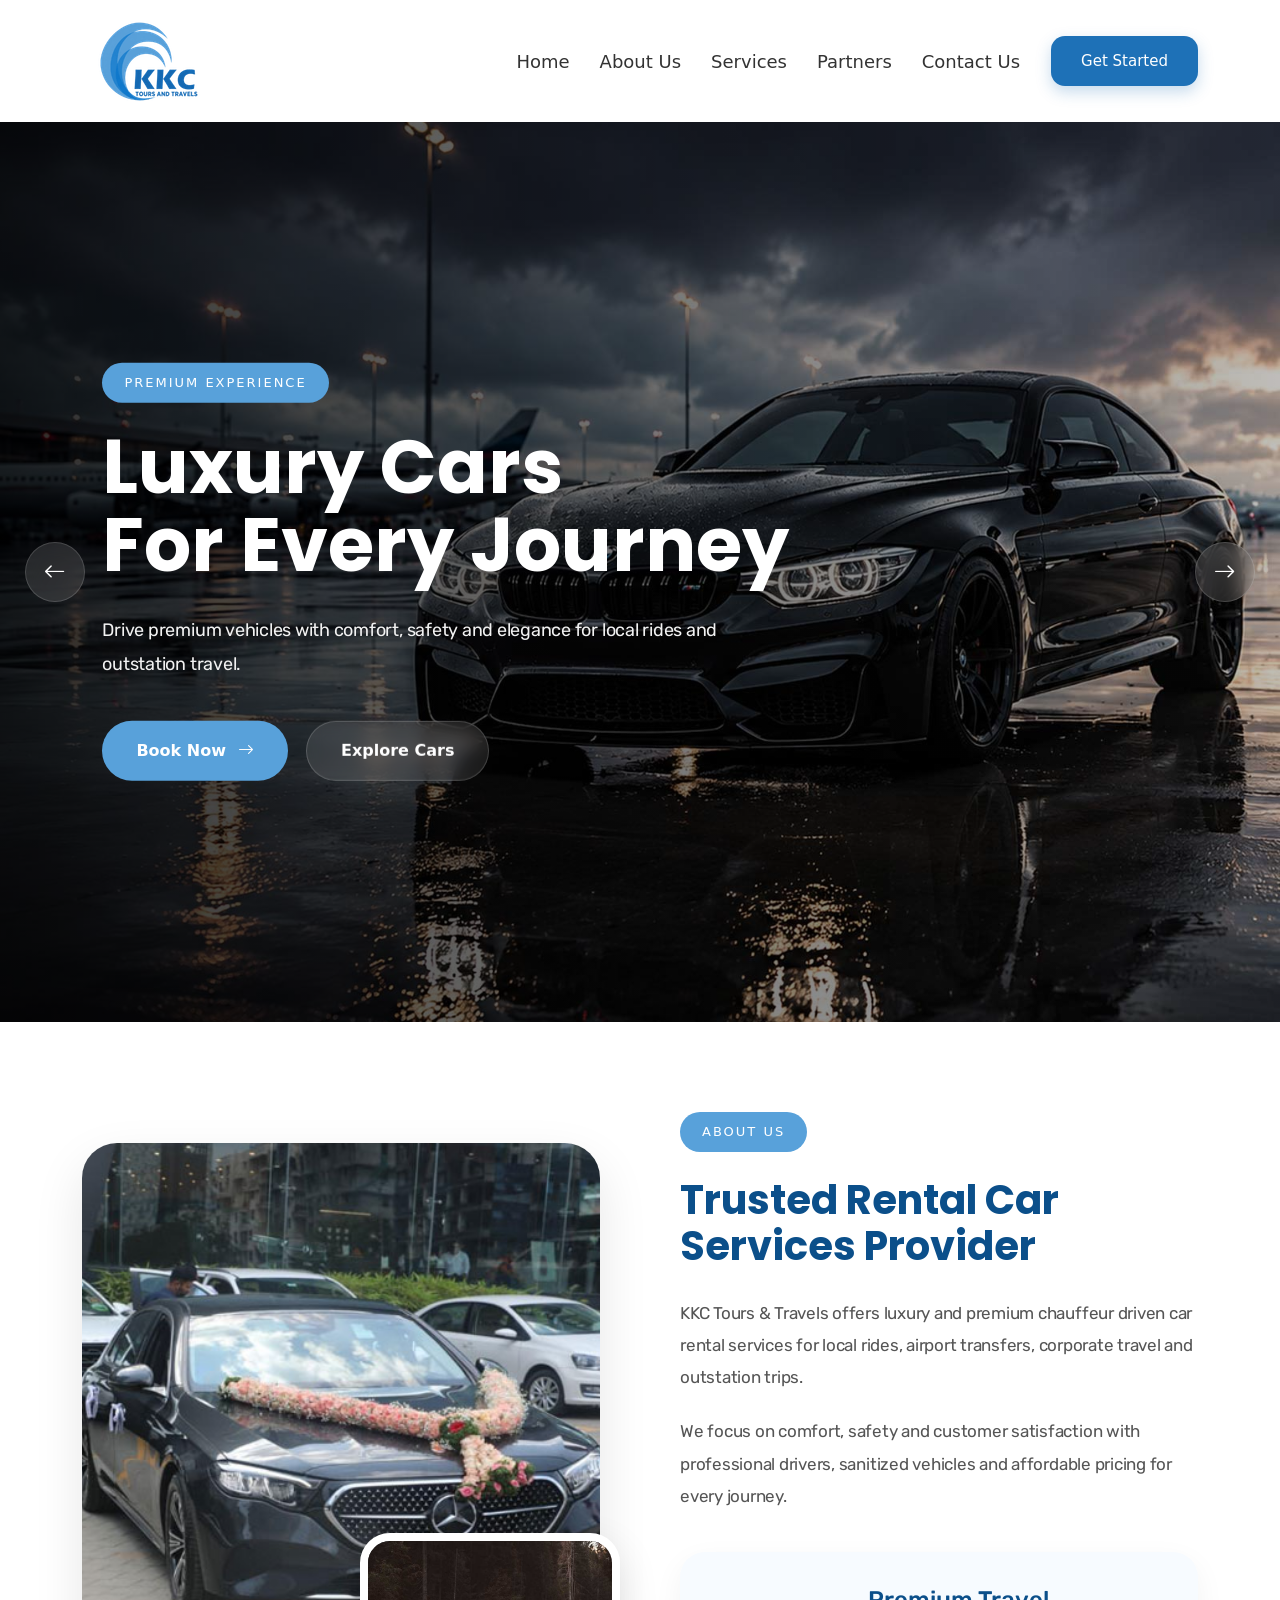
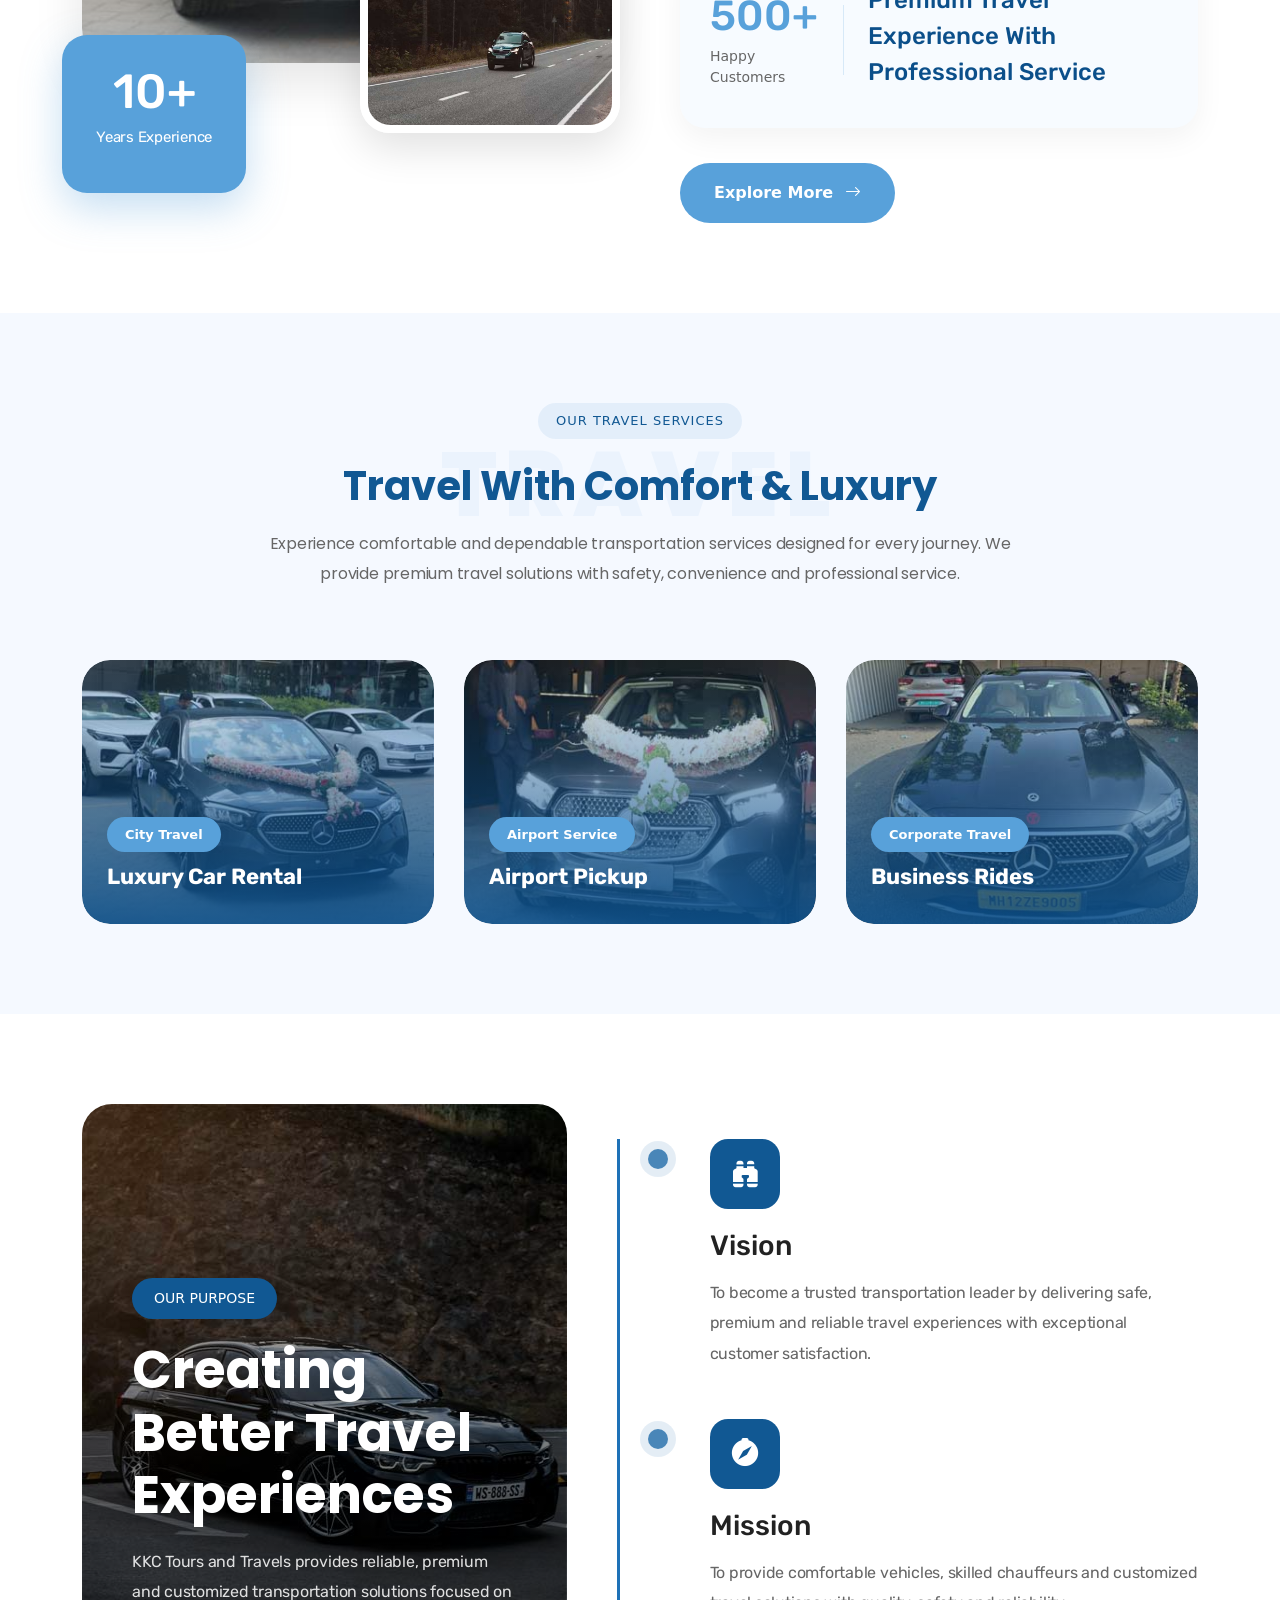
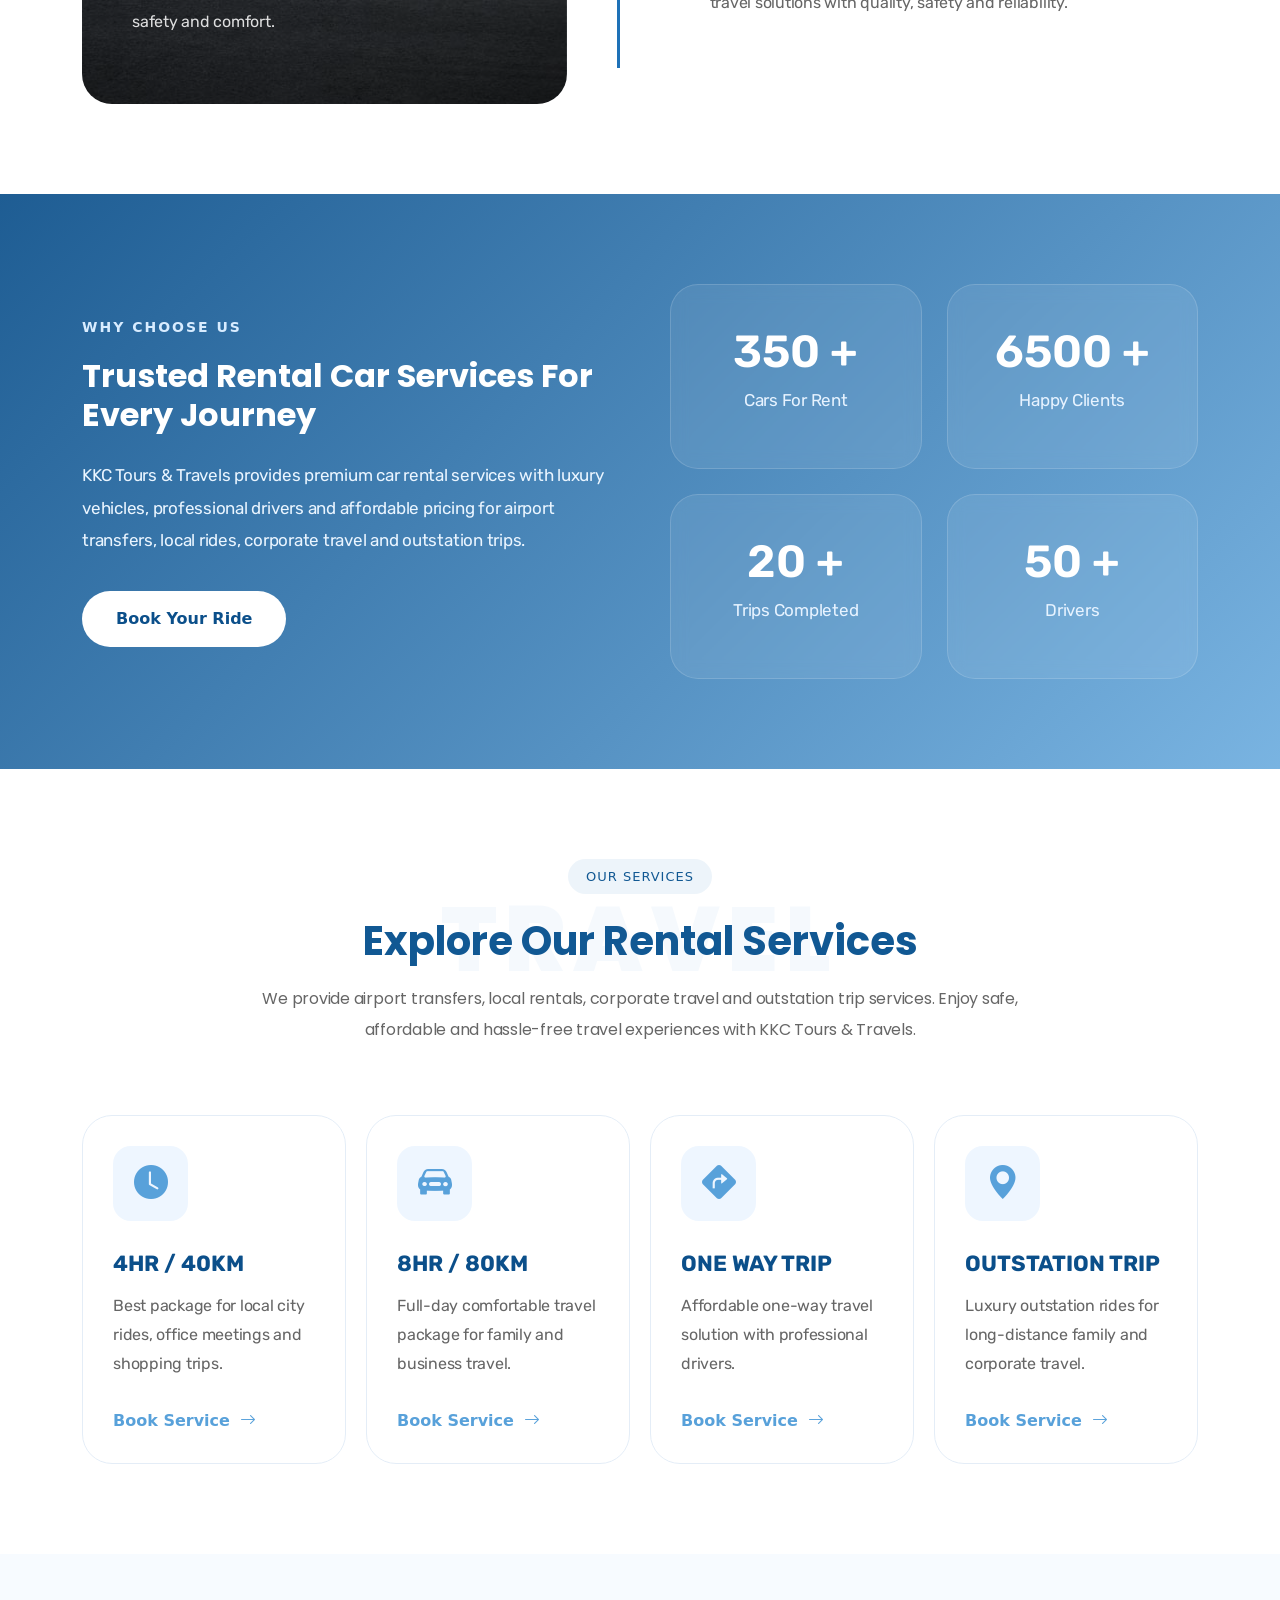
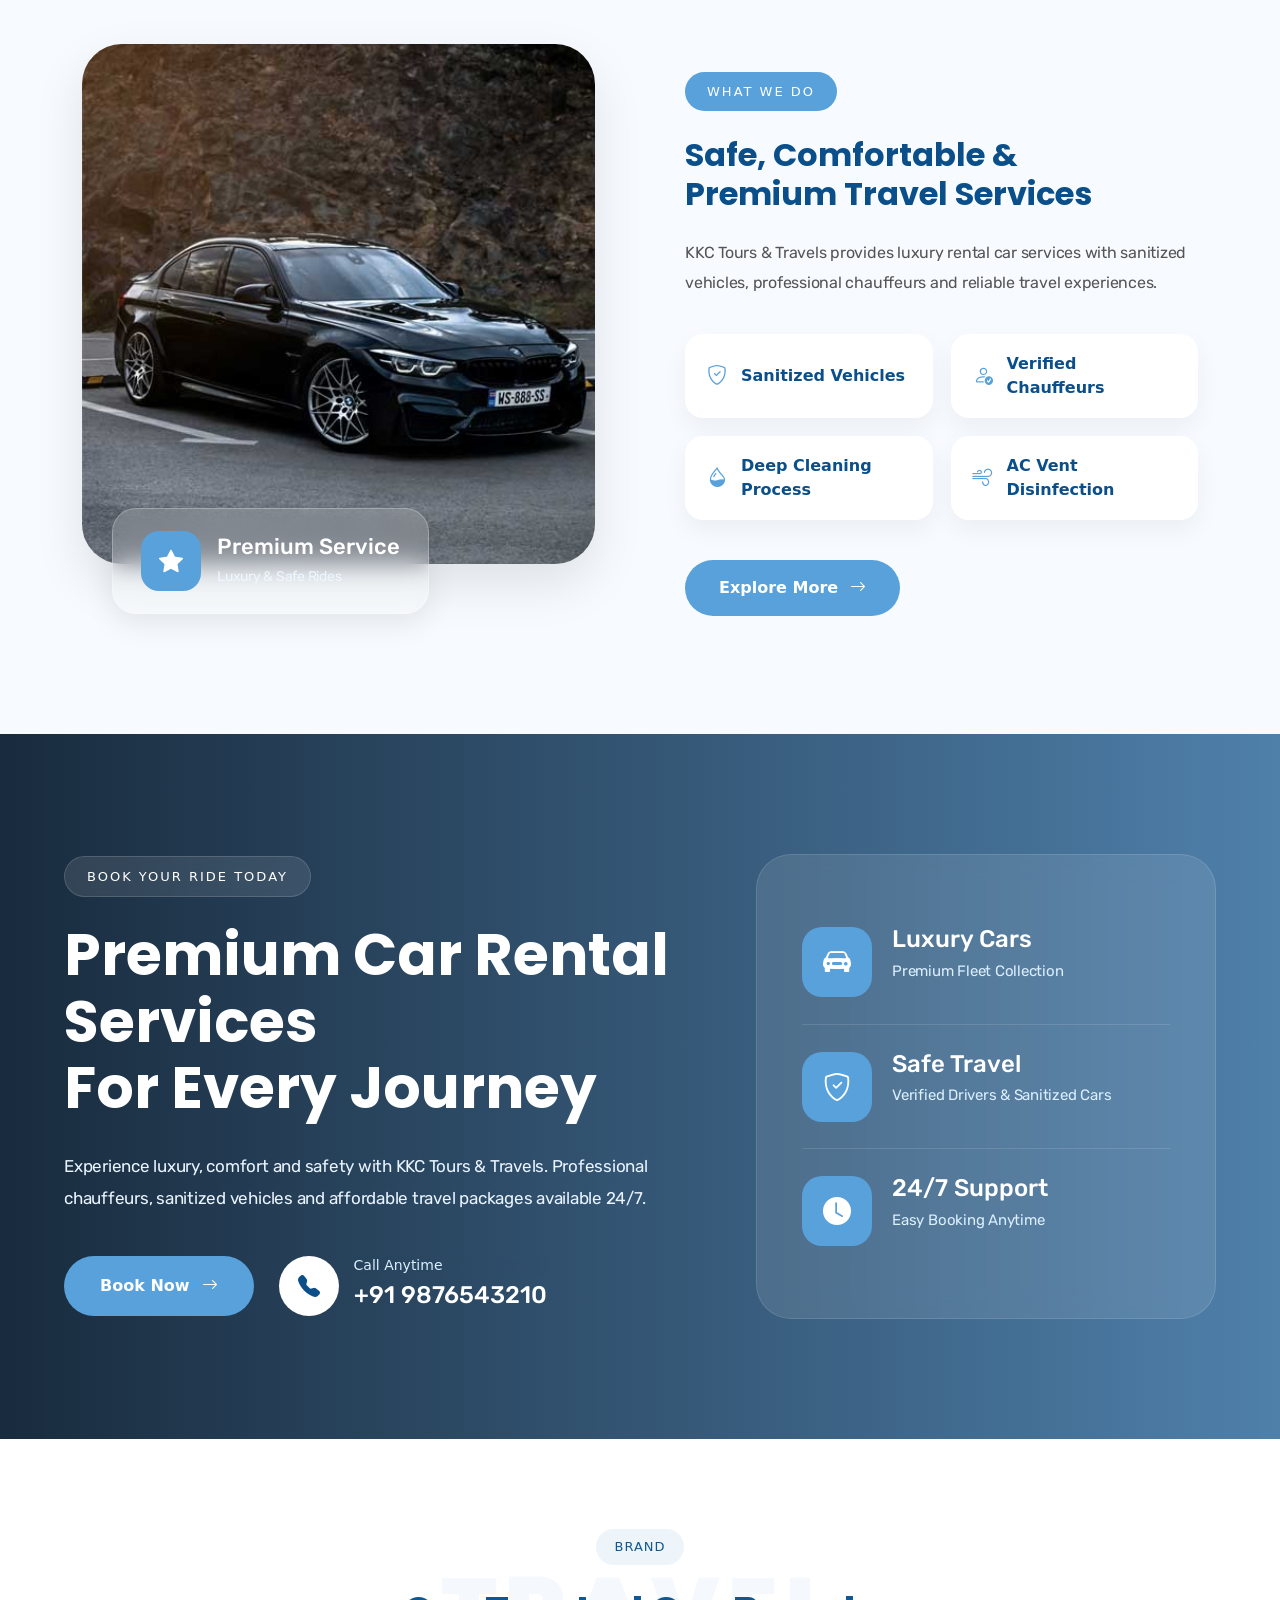
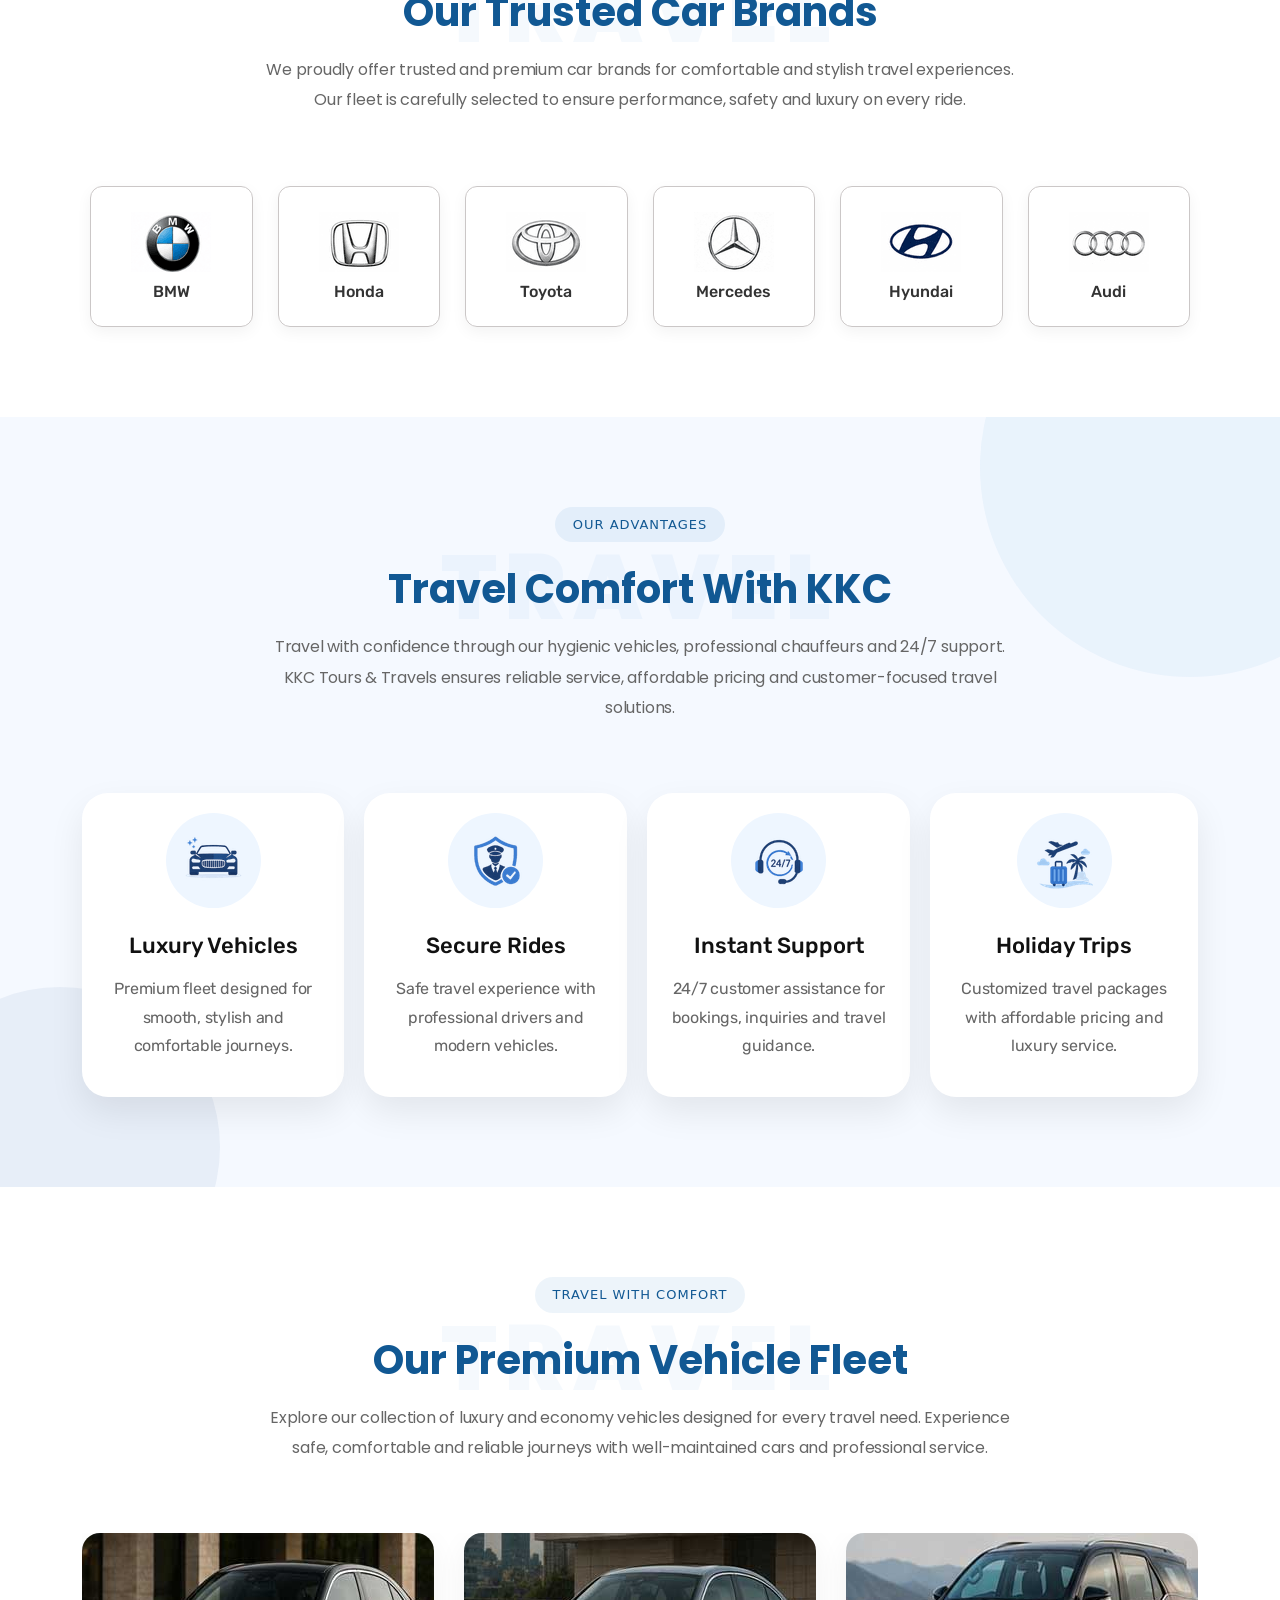
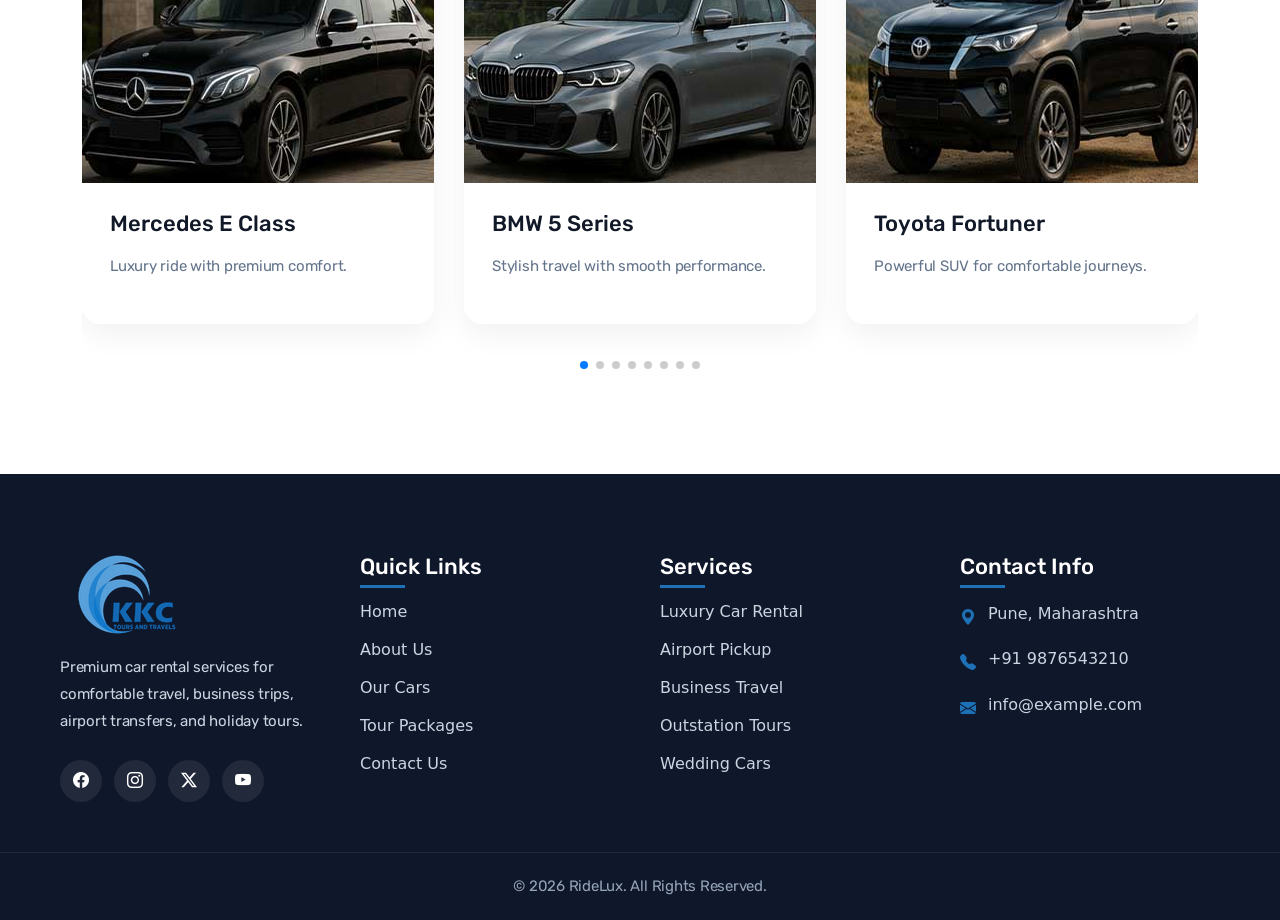
<file: index.html>
<!DOCTYPE html>
<html lang="en">
<head>
<meta charset="UTF-8" />
<meta name="viewport" content="width=device-width, initial-scale=1.0"/>
<title>KKC Tours and Travels Pvt. Ltd.</title>
<link rel="icon" type="image/png" href="assets/images/favicon.png">

<!-- CSS -->
<link rel="stylesheet" href="assets/css/style.css">
<!-- Swiper CSS -->
<link rel="stylesheet" href="https://cdn.jsdelivr.net/npm/swiper@11/swiper-bundle.min.css"/>

<!-- Bootstrap -->
<link href="https://cdn.jsdelivr.net/npm/bootstrap@5.3.3/dist/css/bootstrap.min.css" rel="stylesheet">
<!-- Animation -->
<link href="https://unpkg.com/aos@2.3.1/dist/aos.css" rel="stylesheet">
<!-- Bootstrap Icons (ONLY ONCE) -->
<link href="https://cdn.jsdelivr.net/npm/bootstrap-icons@1.11.3/font/bootstrap-icons.css" rel="stylesheet">

<!-- Google Font -->
<link href="https://fonts.googleapis.com/css2?family=Outfit:wght@100..900&display=swap" rel="stylesheet">
<link href="https://fonts.googleapis.com/css2?family=Rubik:wght@300;400;500;600;700;800;900&display=swap" rel="stylesheet">
<link href="https://fonts.googleapis.com/css2?family=Poppins:wght@300;400;500;600;700;800;900&display=swap" rel="stylesheet">

</head>

<body>

<!-- ================= NAVBAR SECTION START ================= -->
<nav class="navbar custom-navbar navbar-light ">
<div class="container py-2">
    <a class="navbar-brand" href="index.html">
        <img src="assets/images/logo2.png" alt="header-logo"></a>

    <!-- Mobile Button -->
    <button class="btn d-lg-none" type="button"
      data-bs-toggle="offcanvas"
      data-bs-target="#mobileMenu">
      <i class="bi bi-list fs-2"></i>
    </button>

    <!-- Desktop Menu -->
    <div class="d-none d-lg-flex align-items-center">
      <ul class="navbar-nav flex-row">
       <li class="nav-item"><a class="nav-link" href="index.html">Home</a></li>
      <li class="nav-item"><a class="nav-link" href="about-us.html">About Us</a></li>
      <li class="nav-item"><a class="nav-link" href="services.html">Services</a></li>
      <li class="nav-item"><a class="nav-link" href="partners.html">Partners</a></li>
      <li class="nav-item"><a class="nav-link" href="contact-us.html">Contact Us</a></li>
      </ul>
      <a href="contact-us.html" class="contact-btn ms-3">Get Started</a>
    </div>

  </div>
</nav>

<!-- ================= OFFCANVAS ================= -->
<div class="offcanvas offcanvas-start" tabindex="-1" id="mobileMenu">

  <div class="offcanvas-header">
    <h5 class="offcanvas-title">Menu</h5>
    <button type="button" class="btn-close" data-bs-dismiss="offcanvas"></button>
  </div>

  <div class="offcanvas-body">

    <ul class="navbar-nav">
      <li class="nav-item"><a class="nav-link" href="index.html">Home</a></li>
      <li class="nav-item"><a class="nav-link" href="about-us.html">About Us</a></li>
      <li class="nav-item"><a class="nav-link" href="services.html">Services</a></li>
      <li class="nav-item"><a class="nav-link" href="partners.html">Partners</a></li>
      <li class="nav-item"><a class="nav-link" href="contact-us.html">Contact Us</a></li>
    </ul>

    <div class="mobile-btn">
      <a href="contact-us.html" class="contact-btn w-100 text-center d-block">Get Started</a>
    </div>

  </div>
</div>
<!-- ================= NAVBAR SECTION END ================= -->

<!-- ================= HERO SECTION START ================= -->
<section class="kkc-modern-hero">

    <!-- Slide 1 -->
    <div class="kkc-modern-slide active-slide">

        <img loading="lazy" src="assets/images/banner2.jpg">

        <div class="kkc-modern-overlay"></div>

        <div class="kkc-modern-content">

            <span>PREMIUM EXPERIENCE</span>

            <h1>
                Luxury Cars <br>
                For Every Journey
            </h1>

            <p>
                Drive premium vehicles with comfort, safety and elegance
                for local rides and outstation travel.
            </p>

            <div class="kkc-modern-btns">

                <a href="contact-us.html" class="kkc-main-btn">
                    Book Now
                    <i class="bi bi-arrow-right"></i>
                </a>

                <a href="#fleet" class="kkc-light-btn">
                    Explore Cars
                </a>

            </div>

        </div>

    </div>


    <!-- Slide 2 -->
    <div class="kkc-modern-slide">

        <img loading="lazy" src="assets/images/banner4.jpg">

        <div class="kkc-modern-overlay"></div>

        <div class="kkc-modern-content">

            <span>ELITE COLLECTION</span>

            <h1>
                Drive Your <br>
                Dream Car
            </h1>

            <p>
                Choose from luxury & premium cars with professional
                chauffeurs and affordable pricing.
            </p>

            <div class="kkc-modern-btns">

                <a href="#fleet" class="kkc-main-btn">
                    Explore Fleet
                    <i class="bi bi-arrow-right"></i>
                </a>

                <a href="contact-us.html" class="kkc-light-btn">
                    Contact Us
                </a>

            </div>

        </div>

    </div>


    <!-- Slide 3 -->
    <div class="kkc-modern-slide">

        <img loading="lazy" src="assets/images/banner1.jpg">

        <div class="kkc-modern-overlay"></div>

        <div class="kkc-modern-content">

            <span>FAST BOOKING</span>

            <h1>
                Book Instantly <br>
                Online
            </h1>

            <p>
                Quick, secure and hassle-free booking experience
                with luxury rental car services.
            </p>

            <div class="kkc-modern-btns">

                <a href="contact-us.html" class="kkc-main-btn">
                    Get Started
                    <i class="bi bi-arrow-right"></i>
                </a>

                <a href="contact-us.html" class="kkc-light-btn">
                    Call Now
                </a>

            </div>

        </div>

    </div>

    <!-- Navigation -->
    <div class="kkc-arrow prev-btn">
        <i class="bi bi-arrow-left"></i>
    </div>

    <div class="kkc-arrow next-btn">
        <i class="bi bi-arrow-right"></i>
    </div>
 
    
</section>
<!-- ================= HERO SECTION END ================= -->

<!-- ================= ABOUT US START ================= -->

<section class="prime-about-sec p-bottom p-top">

    <div class="prime-about-wrap container">

        <!-- Left Images -->
        <div class="prime-about-images">

            <div class="prime-main-image">

                <img src="assets/images/about-car.jpg" alt="about">

            </div>

            <div class="prime-small-image">

                <img src="assets/images/breadcrumb-img2.jpg" alt="about">

            </div>

            <!-- Floating Box -->
            <div class="prime-floating-box">

                <h3>10+</h3>

                <p>Years Experience</p>

            </div>

        </div>


        <!-- Right Content -->
        <div class="prime-about-content" data-aos="fade-left">

            <span>ABOUT US</span>

            <h2>
                Trusted Rental Car <br>
                Services Provider
            </h2>

            <p>
                KKC Tours & Travels offers luxury and premium chauffeur
                driven car rental services for local rides, airport
                transfers, corporate travel and outstation trips.
            </p>

            <p>
                We focus on comfort, safety and customer satisfaction
                with professional drivers, sanitized vehicles and
                affordable pricing for every journey.
            </p>


            <!-- Experience Box -->
            <div class="prime-exp-card">

                <div class="prime-exp-left">

                    <h3>500+</h3>

                    <span>Happy Customers</span>

                </div>

                <div class="prime-exp-line"></div>

                <div class="prime-exp-right">

                    <h4>
                        Premium Travel Experience With Professional Service
                    </h4>

                </div>

            </div>


            <!-- Button -->
            <a href="about-us.html" class="prime-about-btn">

                Explore More

                <i class="bi bi-arrow-right"></i>

            </a>

        </div>

    </div>

</section>
<!-- ================= ABOUT SECTION END ================= -->

<!-- ================= OUR FLEET SECTION START ================= -->
<section class="travel-showcase-sec p-bottom p-top">
    <div class="travel-showcase-container container">
        <!-- Heading -->
        <div class="sec-title" data-aos="fade-up">
            <span>OUR TRAVEL SERVICES</span>
            <h2>Travel With Comfort & Luxury</h2>
            <p>Experience comfortable and dependable transportation services designed for every journey. We provide premium travel solutions with safety, convenience and professional service.</p>
        </div>
        <!-- Grid -->
        <div class="travel-showcase-grid" data-aos="fade-up">
            <!-- Item -->
            <div class="travel-showcase-item">
                <img src="assets/images/gallery-1.jpg" alt="image">
               <div class="travel-showcase-content">
                    <span>City Travel</span>
                    <h3>Luxury Car Rental</h3>
                </div>
            </div>
            <!-- Item -->
            <div class="travel-showcase-item">
                <img src="assets/images/gallery-2.jpg" alt="image">
                <div class="travel-showcase-content">
                    <span>Airport Service</span>
                    <h3>Airport Pickup</h3>
                </div>
            </div>
            <!-- Item -->
            <div class="travel-showcase-item">
               <img src="assets/images/gallery-3.jpg" alt="image">
                <div class="travel-showcase-content">
                    <span>Corporate Travel</span>
                    <h3>Business Rides</h3>
                </div>
            </div>
         
        </div>
    </div>
</section>
<!-- ================= OUR FLEET SECTION END ================= -->

<!-- ================= VISION MISSION SECTION START ================= -->
<section class="kkc-vision-section container p-top p-bottom">
<div class="kkc-vision-wrapper">
<!-- Left -->
<div class="kkc-vision-banner">
<div class="kkc-banner-content" data-aos="fade-up">
<span class="kkc-badge">
OUR PURPOSE
</span>
<h2 class="kkc-banner-title">
Creating Better
Travel Experiences
</h2>
<p class="kkc-banner-text">
KKC Tours and Travels provides reliable,
premium and customized transportation
solutions focused on safety and comfort.</p>
</div>
</div>

<!-- Right -->
<div class="kkc-timeline">
<div class="kkc-timeline-item">
<div class="kkc-icon-box">
<i class="bi bi-binoculars-fill"></i></div>


<h3 class="kkc-item-title">Vision</h3>
<p class="kkc-item-text">
To become a trusted transportation leader by delivering safe, premium and reliable travel experiences with exceptional customer satisfaction.
</p></div>

<div class="kkc-timeline-item">
<div class="kkc-icon-box"><i class="bi bi-compass-fill"></i></div>

<h3 class="kkc-item-title">Mission</h3>

<p class="kkc-item-text">
To provide comfortable vehicles, skilled chauffeurs and customized travel solutions with quality, safety and reliability.</p></div>
</div>
</div>
</section>
<!-- ================= VISION MISSION SECTION END ================= -->

<!-- ================= WHY US SECTION STRAT ================= -->
<section class="travel-counter-sec p-top p-bottom">

    <div class="travel-counter-overlay"></div>

    <div class="travel-counter-container container">

        <!-- Left Content -->
        <div class="travel-counter-content"  data-aos="zoom-in">
            <span>WHY CHOOSE US</span>
            <h2>Trusted Rental Car Services For Every Journey</h2>
              <p>
                KKC Tours & Travels provides premium car rental services 
                with luxury vehicles, professional drivers and affordable 
                pricing for airport transfers, local rides, corporate travel 
                and outstation trips.
            </p>
            <a href="contact-us.html" class="travel-counter-btn">Book Your Ride</a>
        </div>
        <!-- Right Counter -->
        <div class="travel-counter-grid">
            <!-- Counter -->
            <div class="travel-counter-box">
                <h3 data-aos="zoom-in"><span class="counter" data-target="350 +">350 </span>+</h3>
                <p>Cars For Rent</p>
            </div>

            <!-- Counter -->
            <div class="travel-counter-box">      
                <h3 data-aos="zoom-in"><span class="counter" data-target="6500 +">6500 </span>+</h3>
                 <p>Happy Clients</p>
            </div>

            <!-- Counter -->
            <div class="travel-counter-box">
                <h3 data-aos="zoom-in">
                    <span class="counter" data-target="1500">20 </span>+</h3>
                <p>Trips Completed</p>
            </div>
            <!-- Counter -->
            <div class="travel-counter-box">
                <h3 data-aos="zoom-in"><span class="counter" data-target="50">50 </span>+</h3>
                <p>Drivers</p>
            </div>

        </div>
    </div>
</section>
<!-- ================= WHY US SECTION END ================= -->

<!-- ================= SERVICES SECTION START ================= -->
<section class="travel-service-sec p-top p-bottom">
    <div class="container">
        <!-- Heading -->
        <div class="sec-title" data-aos="fade-up">
            <span>OUR SERVICES</span>
            <h2>Explore Our Rental Services</h2>
            <p>We provide airport transfers, local rentals, corporate travel and outstation trip services.
Enjoy safe, affordable and hassle-free travel experiences with KKC Tours & Travels.</p>
        </div>
        <!-- Service Cards -->
        <div class="travel-service-grid" data-aos="fade-up">
            <!-- Card -->
            <div class="travel-service-box">
                <div class="travel-service-top">
                    <div class="travel-service-icon">
                        <i class="bi bi-clock-fill"></i>
                    </div>
                    <!-- <span>01</span> -->
                </div>
                <h3>4HR / 40KM</h3>
                <p>
                    Best package for local city rides, office meetings and shopping trips.</p>
                <a href="contact-us.html">Book Service<i class="bi bi-arrow-right"></i></a>

            </div>

            <!-- Card -->
            <div class="travel-service-box">
               <div class="travel-service-top">
                    <div class="travel-service-icon">
                        <i class="bi bi-car-front-fill"></i>
                    </div>
                    <!-- <span>02</span> -->
                </div>
                <h3>8HR / 80KM</h3>
                <p>
                    Full-day comfortable travel package for family and business travel.
                </p>
                <a href="contact-us.html">Book Service<i class="bi bi-arrow-right"></i></a>
            </div>
            <!-- Card -->
            <div class="travel-service-box">
                <div class="travel-service-top">
                    <div class="travel-service-icon">
                        <i class="bi bi-sign-turn-right-fill"></i>
                    </div>
                    <!-- <span>03</span> -->
                </div>
                <h3>ONE WAY TRIP</h3>
                <p>
                    Affordable one-way travel solution with professional drivers.
                </p>
                <a href="contact-us.html">Book Service<i class="bi bi-arrow-right"></i></a>
            </div>

            <!-- Card -->
            <div class="travel-service-box">
                <div class="travel-service-top">
                    <div class="travel-service-icon">
                        <i class="bi bi-geo-alt-fill"></i>
                    </div>
                    <!-- <span>04</span> -->
                </div>
                <h3>OUTSTATION TRIP</h3>
                <p>
                    Luxury outstation rides for long-distance family and corporate travel.
                </p>
                <a href="contact-us.html">Book Service<i class="bi bi-arrow-right"></i></a>
          </div>
        </div>

    </div>
</section>
<!-- ================= SERVICES SECTION END ================= -->

<!--================= WHAT WE DO SECTION START =================-->
<section class="glassy-travel-sec p-top p-bottom">

    <div class="glassy-travel-container container">

        <!-- Left Content -->
       
 <div class="glassy-travel-image-wrap">

            <!-- Background Shape -->
            <div class="glassy-bg-shape"></div>

            <!-- Main Image -->
            <div class="glassy-main-image">

                <img src="assets/images/vision-img.jpg" alt="travel">

            </div>

            <!-- Glass Card -->
            <div class="glassy-floating-card">

                <i class="bi bi-star-fill"></i>

                <div>
                    <h4>Premium Service</h4>
                    <p>Luxury & Safe Rides</p>
                </div>

            </div>

        </div>

        <!-- Right Side -->
        <div class="glassy-travel-content">
            <span>WHAT WE DO</span>

            <h2>
                Safe, Comfortable & <br>
                Premium Travel Services
            </h2>

            <p>
                KKC Tours & Travels provides luxury rental car
                services with sanitized vehicles, professional
                chauffeurs and reliable travel experiences.
            </p>


            <!-- Features -->
            <div class="glassy-feature-list">

                <div class="glassy-feature">
                    <i class="bi bi-shield-check"></i>
                    Sanitized Vehicles
                </div>

                <div class="glassy-feature">
                    <i class="bi bi-person-check"></i>
                    Verified Chauffeurs
                </div>

                <div class="glassy-feature">
                    <i class="bi bi-droplet-half"></i>
                    Deep Cleaning Process
                </div>

                <div class="glassy-feature">
                    <i class="bi bi-wind"></i>
                    AC Vent Disinfection
                </div>

            </div>


            <!-- Button -->
            <a href="services.html" class="glassy-btn">

                Explore More

                <i class="bi bi-arrow-right"></i>

            </a>

        </div>
    </div>

</section>
<!--================= WHAT WE DO SECTION END =================-->

<!-- ==================== CTA SECTION START ==================== -->

<section class="kkc-cta-sec">

    <div class="kkc-cta-overlay"></div>

    <div class="kkc-cta-container">

        <!-- Left Content -->
        <div class="kkc-cta-content "data-aos="zoom-in">

            <span>BOOK YOUR RIDE TODAY</span>

            <h2 >
                Premium Car Rental Services <br>
                For Every Journey
            </h2>

            <p>
                Experience luxury, comfort and safety with KKC Tours & Travels.
                Professional chauffeurs, sanitized vehicles and affordable
                travel packages available 24/7.
            </p>

            <div class="kkc-cta-btns">

                <a href="contact-us.html" class="kkc-cta-btn">
                    Book Now
                    <i class="bi bi-arrow-right"></i>
                </a>

                <a href="tel:+919876543210" class="kkc-cta-call">

                    <i class="bi bi-telephone-fill"></i>

                    <div>
                        <span>Call Anytime</span>
                        <h4>+91 9876543210</h4>
                    </div>

                </a>

            </div>

        </div>


        <!-- Right Card -->
        <div class="kkc-cta-card">

            <div class="kkc-card-box">

                <i class="bi bi-car-front-fill"></i>

                <div>
                    <h3>Luxury Cars</h3>
                    <p>Premium Fleet Collection</p>
                </div>

            </div>

            <div class="kkc-card-box">

                <i class="bi bi-shield-check"></i>

                <div>
                    <h3>Safe Travel</h3>
                    <p>Verified Drivers & Sanitized Cars</p>
                </div>

            </div>

            <div class="kkc-card-box">

                <i class="bi bi-clock-fill"></i>

                <div>
                    <h3>24/7 Support</h3>
                    <p>Easy Booking Anytime</p>
                </div>

            </div>

        </div>

    </div>

</section>
<!-- ==================== CTA SECTION END ==================== -->

<!-- ================= BRAND SECTION START ================= -->
<section class="brand-section p-top p-bottom">
  <div class="container">
    <div class="sec-title" data-aos="fade-up">
<span>BRAND</span>
    <h2 class="brand-title">Our Trusted Car Brands</h2>
<p>We proudly offer trusted and premium car brands for comfortable and stylish travel experiences.
Our fleet is carefully selected to ensure performance, safety and luxury on every ride.</p></div>
    <div class="brand-grid" data-aos="fade-up">

      <div class="brand-card">
        <img src="assets/images/1.png" alt="BMW">
        <h4>BMW</h4>
      </div>

      <div class="brand-card">
        <img src="assets/images/2.png" alt="Honda">
        <h4>Honda</h4>
      </div>

      <div class="brand-card">
        <img src="assets/images/3.png" alt="Toyota">
        <h4>Toyota</h4>
      </div>

      <div class="brand-card">
        <img src="assets/images/4.png" alt="Mercedes">
        <h4>Mercedes</h4>
      </div>

      <div class="brand-card">
        <img src="assets/images/6.png" alt="Hyundai">
        <h4>Hyundai</h4>
      </div>

      <div class="brand-card">
        <img src="assets/images/5.png" alt="Audi">
        <h4>Audi</h4>
      </div>

    </div>

  </div>
</section>
<!-- ================= BRAND SECTION END ================= -->

<!-- ============ OUR ADVANTAGES SECTION START ============= -->
<section class="elite-benefits-sec p-bottom p-top">
  <div class="wrapper-container container">

    <div class="sec-title" data-aos="fade-up">
      <span>OUR ADVANTAGES</span>
      <h2>Travel Comfort With KKC</h2>
      <p>Travel with confidence through our hygienic vehicles, professional chauffeurs and 24/7 support.
KKC Tours & Travels ensures reliable service, affordable pricing and customer-focused travel solutions.</p>
    </div>

    <div class="elite-benefit-grid d-md-flex" data-aos="fade-up">

      <!-- Box -->
      <div class="elite-benefit-card">
        <div class="elite-img-wrap">
          <img src="assets/images/why-choose-icon-1.png" alt="icon-image">
        </div>
        <h3>Luxury Vehicles</h3>
        <p>
          Premium fleet designed for smooth, stylish and comfortable journeys.
        </p>
      </div>

      <!-- Box -->
      <div class="elite-benefit-card">
        <div class="elite-img-wrap">
      <img src="assets/images/why-choose-icon-2.png" alt="icon-image">
        </div>
        <h3>Secure Rides</h3>
        <p>
          Safe travel experience with professional drivers and modern vehicles.
        </p>
      </div>

      <!-- Box -->
      <div class="elite-benefit-card">
        <div class="elite-img-wrap">
          <img src="assets/images/why-choose-icon-3.png" alt="icon-image">
        </div>
        <h3>Instant Support</h3>
        <p>
          24/7 customer assistance for bookings, inquiries and travel guidance.
        </p>
      </div>

      <!-- Box -->
      <div class="elite-benefit-card">
        <div class="elite-img-wrap">
         <img src="assets/images/why-choose-icon-4.png" alt="icon-image">
        </div>
        <h3>Holiday Trips</h3>
        <p>
          Customized travel packages with affordable pricing and luxury service.
        </p>
      </div>

    </div>
  </div>
</section>
<!-- ============ OUR ADVANTAGES SECTION END ============= -->

<!-- ===================== FLEET SECTION START  =================== -->
<section class="holiday-tour-area p-bottom p-top" id="fleet">

<div class="container">

<div class="sec-title" data-aos="fade-up">

<span>TRAVEL WITH COMFORT</span>

<h2>Our Premium Vehicle Fleet</h2>

<p>
Explore our collection of luxury and economy vehicles designed for every travel need. Experience safe, comfortable and reliable journeys with well-maintained cars and professional service.
</p>

</div>


<!-- Slider -->

<div class="swiper fleetSlider" data-aos="fade-up">

<div class="swiper-wrapper">


<!-- Card 1 -->

<div class="swiper-slide">

<div class="holiday-tour-card">

<div class="holiday-tour-image">
<img src="assets/images/mercedes-e-class.jpg" alt="Mercedes E Class">
</div>

<div class="holiday-tour-content">
<h3>Mercedes E Class</h3>
<p>Luxury ride with premium comfort.</p>
</div>

</div>

</div>


<!-- Card 2 -->

<div class="swiper-slide">

<div class="holiday-tour-card">

<div class="holiday-tour-image">
<img src="assets/images/bmw-5-series.jpg" alt="BMW 5 Series">
</div>

<div class="holiday-tour-content">
<h3>BMW 5 Series</h3>
<p>Stylish travel with smooth performance.</p>
</div>

</div>

</div>


<!-- Card 3 -->

<div class="swiper-slide">

<div class="holiday-tour-card">

<div class="holiday-tour-image">
<img src="assets/images/toyota-fortuner.jpg" alt="Toyota Fortuner">
</div>

<div class="holiday-tour-content">
<h3>Toyota Fortuner</h3>
<p>Powerful SUV for comfortable journeys.</p>
</div>

</div>

</div>


<!-- Card 4 -->

<div class="swiper-slide">

<div class="holiday-tour-card">

<div class="holiday-tour-image">
<img src="assets/images/force-urbania.jpg" alt="Force Urbania">
</div>

<div class="holiday-tour-content">
<h3>Force Urbania</h3>
<p>Spacious vehicle for group travel.</p>
</div>

</div>

</div>


<!-- Card 5 -->

<div class="swiper-slide">

<div class="holiday-tour-card">

<div class="holiday-tour-image">
<img src="assets/images/toyota-innova-crysta.jpg" alt="Innova Crysta">
</div>

<div class="holiday-tour-content">
<h3>Innova Crysta</h3>
<p>Comfortable and reliable family travel.</p>
</div>

</div>

</div>


<!-- Card 6 -->

<div class="swiper-slide">

<div class="holiday-tour-card">

<div class="holiday-tour-image">
<img src="assets/images/kia-carens.jpg" alt="Kia Carens">
</div>

<div class="holiday-tour-content">
<h3>Kia Carens</h3>
<p>Modern design with spacious comfort.</p>
</div>

</div>

</div>


<!-- Card 7 -->

<div class="swiper-slide">

<div class="holiday-tour-card">

<div class="holiday-tour-image">
<img src="assets/images/maruti-suzuki-dzire.jpg" alt="Swift Dzire">
</div>

<div class="holiday-tour-content">
<h3>Swift Dzire</h3>
<p>Affordable and smooth city rides.</p>
</div>

</div>

</div>

<!-- Card 8 -->

<div class="swiper-slide">

<div class="holiday-tour-card">

<div class="holiday-tour-image">
<img src="assets/images/maruti-suzuki-ertiga.jpg" alt="Maruti Ertiga">
</div>

<div class="holiday-tour-content">
<h3>Maruti Ertiga</h3>
<p>Perfect choice for family trips.</p>
</div>

</div>

</div>

</div>
<div class="swiper-pagination"></div>

</div>

</div>

</section>
<!-- ===================== FLEET SECTION END  =================== -->

<!-- ================= FOOTER SECTION START ================= -->
<footer class="lux-footer-area">

    <div class="lux-footer-container">

        <!-- About -->
        <div class="lux-footer-box">
            <h2><img src="assets/images/logo2.png" alt=""></h2>

            <p>
                Premium car rental services for comfortable travel,
                business trips, airport transfers, and holiday tours.
            </p>

            <div class="lux-social-icons">
                <a href="#"><i class="bi bi-facebook"></i></a>
                <a href="#"><i class="bi bi-instagram"></i></a>
                <a href="#"><i class="bi bi-twitter-x"></i></a>
                <a href="#"><i class="bi bi-youtube"></i></a>
            </div>
        </div>

        <!-- Quick Links -->
        <div class="lux-footer-box">
            <h3>Quick Links</h3>

            <ul>
                <li><a href="#">Home</a></li>
                <li><a href="#">About Us</a></li>
                <li><a href="#">Our Cars</a></li>
                <li><a href="#">Tour Packages</a></li>
                <li><a href="#">Contact Us</a></li>
            </ul>
        </div>

        <!-- Services -->
        <div class="lux-footer-box">
            <h3>Services</h3>

            <ul>
                <li><a href="#">Luxury Car Rental</a></li>
                <li><a href="#">Airport Pickup</a></li>
                <li><a href="#">Business Travel</a></li>
                <li><a href="#">Outstation Tours</a></li>
                <li><a href="#">Wedding Cars</a></li>
            </ul>
        </div>

        <!-- Contact -->
        <div class="lux-footer-box">
            <h3>Contact Info</h3>

            <ul class="lux-contact-info">
                <li>
                    <i class="bi bi-geo-alt-fill"></i>
                    Pune, Maharashtra
                </li>

                <li>
                    <i class="bi bi-telephone-fill"></i>
                    +91 9876543210
                </li>

                <li>
                    <i class="bi bi-envelope-fill"></i>
                    info@example.com
                </li>
            </ul>
        </div>

    </div>

    <!-- Bottom -->
    <div class="lux-footer-bottom">
        <p>
            © 2026 RideLux. All Rights Reserved.
        </p>
    </div>

</footer>
<!-- ================= FOOTER SECTION END ================= -->

<!-- ================= JS ================= -->
<script src="https://cdn.jsdelivr.net/npm/bootstrap@5.3.3/dist/js/bootstrap.bundle.min.js"></script>
<!-- Swiper JS -->

<script src="https://cdn.jsdelivr.net/npm/swiper@11/swiper-bundle.min.js"></script>

<script src="https://unpkg.com/aos@2.3.1/dist/aos.js"></script>
<script>
  AOS.init({
    duration: 1000,
    once: true
  });
</script>
<script>

const kkcSlides = document.querySelectorAll('.kkc-modern-slide');

let kkcIndex = 0;

function showKkcSlide(index){

    kkcSlides.forEach(slide => {

        slide.classList.remove('active-slide');

    });

    kkcSlides[index].classList.add('active-slide');

}

document.querySelector('.next-btn').onclick = () => {

    kkcIndex++;

    if(kkcIndex >= kkcSlides.length){

        kkcIndex = 0;

    }

    showKkcSlide(kkcIndex);

};

document.querySelector('.prev-btn').onclick = () => {

    kkcIndex--;

    if(kkcIndex < 0){

        kkcIndex = kkcSlides.length - 1;

    }

    showKkcSlide(kkcIndex);

};

setInterval(() => {

    kkcIndex++;

    if(kkcIndex >= kkcSlides.length){

        kkcIndex = 0;

    }

    showKkcSlide(kkcIndex);

},5000);

</script>
<script>
new Swiper(".fleetSlider",{

loop:true,

spaceBetween:30,

autoplay:{
delay:3000,
disableOnInteraction:false,
},

pagination:{
el:".swiper-pagination",
clickable:true,
},

breakpoints:{

0:{
slidesPerView:1
},

768:{
slidesPerView:2
},

992:{
slidesPerView:2
},

1200:{
slidesPerView:3
}

}

});

</script>
</body>
</html>
</file>
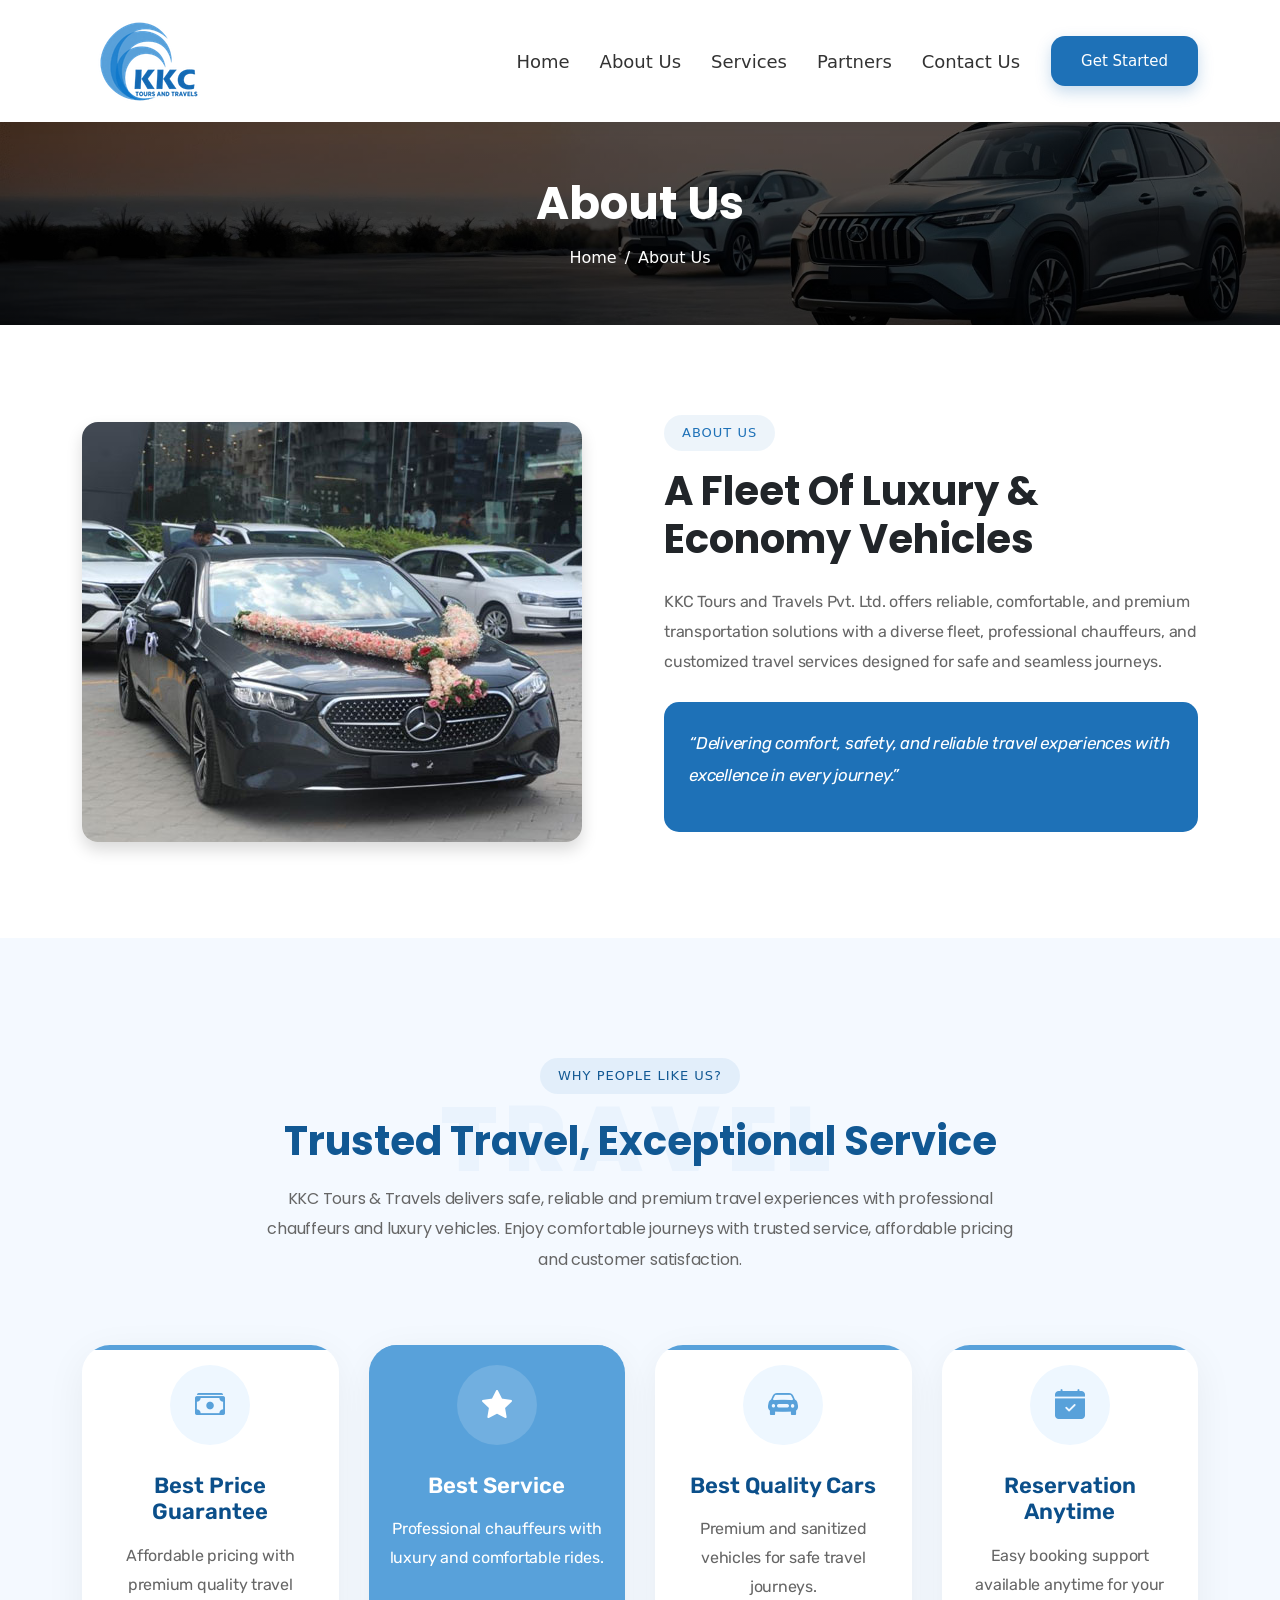
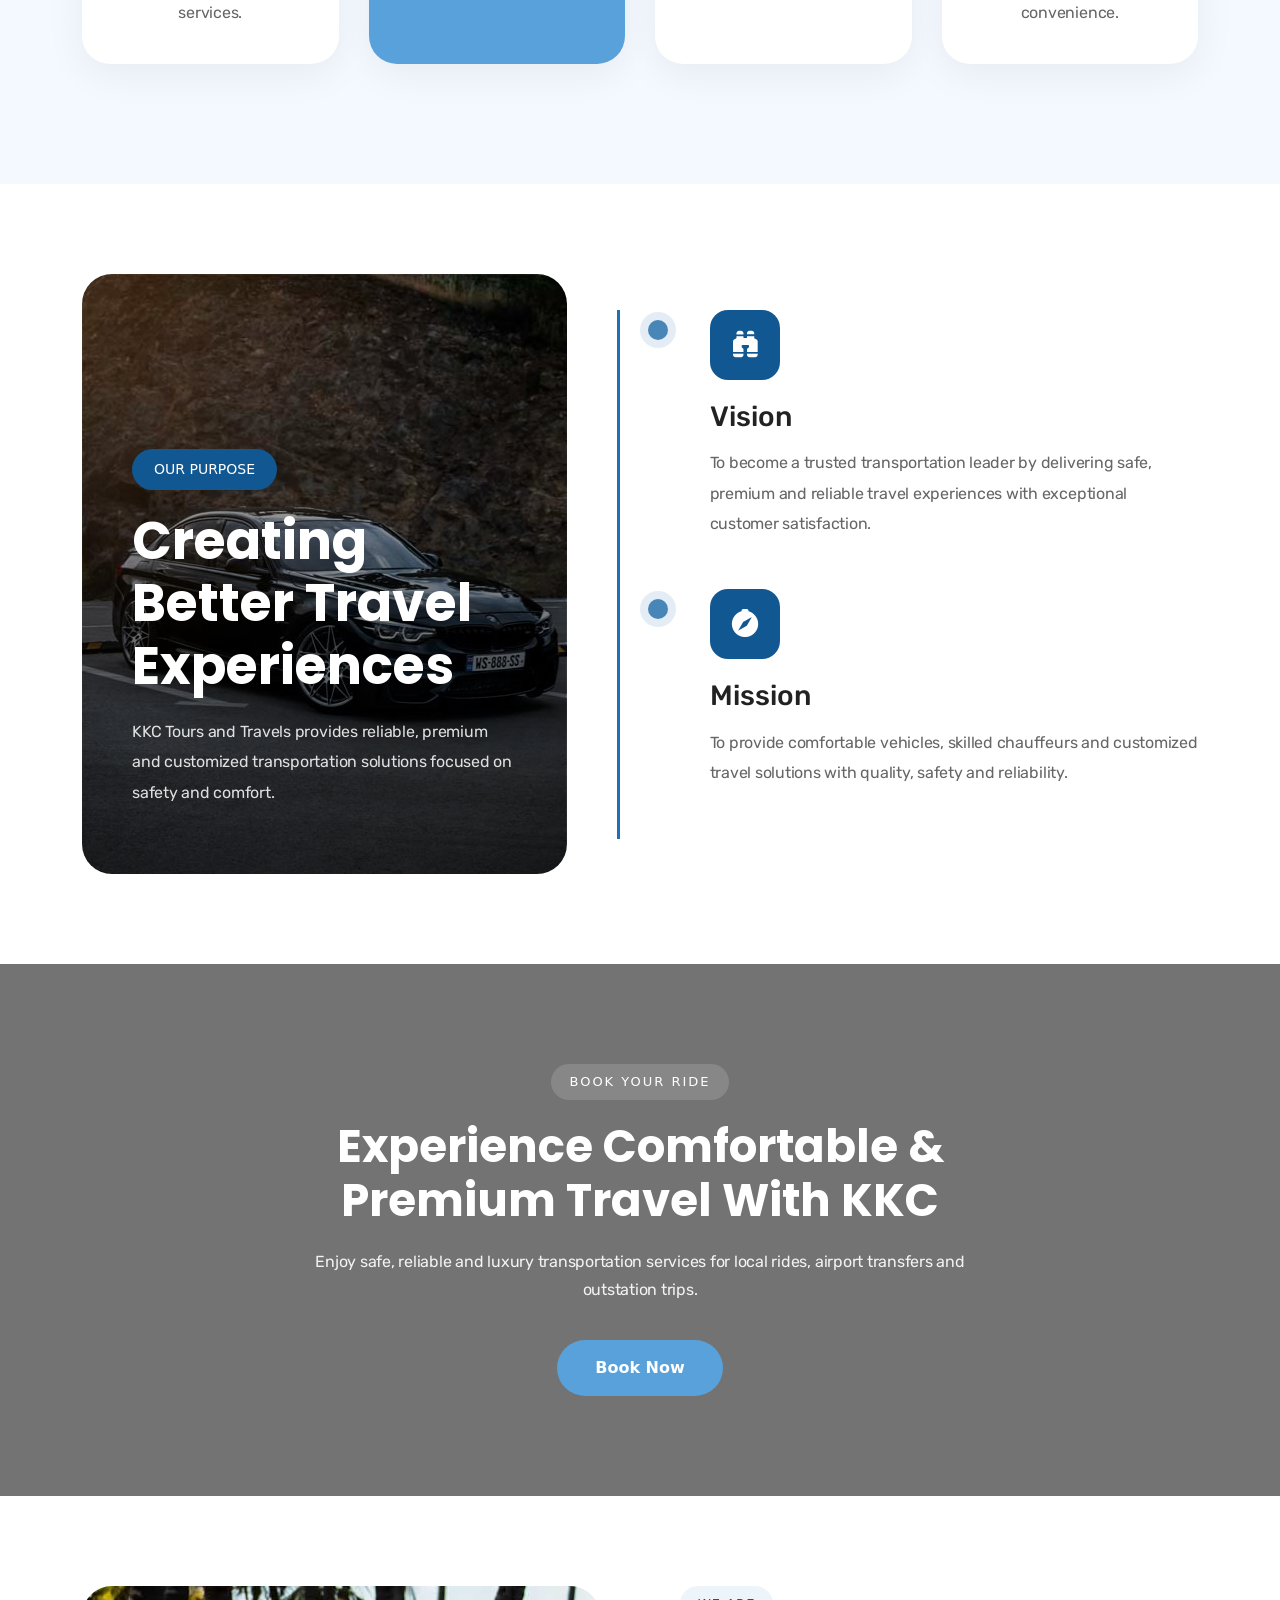
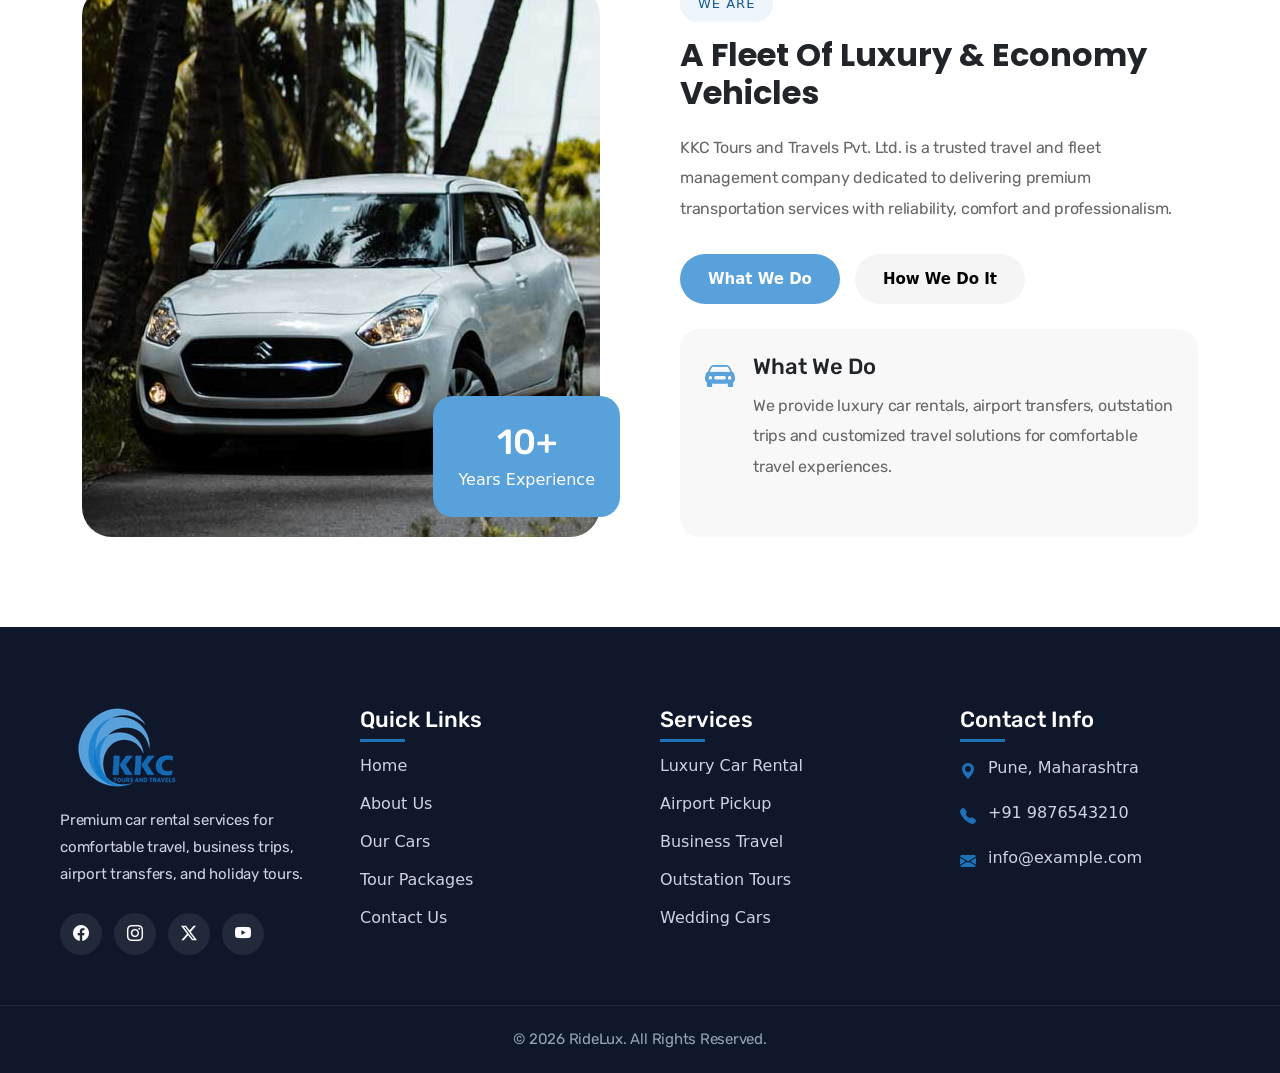
<file: about-us.html>
<!DOCTYPE html>
<html lang="en">
<head>
<meta charset="UTF-8" />
<meta name="viewport" content="width=device-width, initial-scale=1.0"/>
<title>About Us | KKC Tours and Travels Pvt. Ltd.</title>
<link rel="icon" type="image/png" href="assets/images/favicon.png">


<!-- CSS -->
<link rel="stylesheet" href="assets/css/style.css">
<link href="https://unpkg.com/aos@2.3.1/dist/aos.css" rel="stylesheet">
<!-- Bootstrap -->
<link href="https://cdn.jsdelivr.net/npm/bootstrap@5.3.3/dist/css/bootstrap.min.css" rel="stylesheet">

<!-- Bootstrap Icons (ONLY ONCE) -->
<link href="https://cdn.jsdelivr.net/npm/bootstrap-icons@1.11.3/font/bootstrap-icons.css" rel="stylesheet">

<!-- Google Font -->
<link href="https://fonts.googleapis.com/css2?family=Outfit:wght@100..900&display=swap" rel="stylesheet">
<link href="https://fonts.googleapis.com/css2?family=Rubik:wght@300;400;500;600;700;800;900&display=swap" rel="stylesheet">
<link href="https://fonts.googleapis.com/css2?family=Poppins:wght@300;400;500;600;700;800;900&display=swap" rel="stylesheet">
</head>

<body>

<!-- ================= NAVBAR ================= -->
<nav class="navbar custom-navbar navbar-light ">
<div class="container py-2">
 <a class="navbar-brand" href="index.html">
        <img src="assets/images/logo2.png" alt="header-logo"></a>

    <!-- Mobile Button -->
    <button class="btn d-lg-none" type="button"
      data-bs-toggle="offcanvas"
      data-bs-target="#mobileMenu">
      <i class="bi bi-list fs-2"></i>
    </button>

    <!-- Desktop Menu -->
    <div class="d-none d-lg-flex align-items-center">
      <ul class="navbar-nav flex-row">
       <li class="nav-item"><a class="nav-link" href="index.html">Home</a></li>
      <li class="nav-item"><a class="nav-link" href="about-us.html">About Us</a></li>
      <li class="nav-item"><a class="nav-link" href="services.html">Services</a></li>
      <li class="nav-item"><a class="nav-link" href="partners.html">Partners</a></li>
      <li class="nav-item"><a class="nav-link" href="contact-us.html">Contact Us</a></li>
      </ul>
      <a href="#" class="contact-btn ms-3">Get Started</a>
    </div>

  </div>
</nav>

<!-- ================= OFFCANVAS ================= -->
<div class="offcanvas offcanvas-start" tabindex="-1" id="mobileMenu">

  <div class="offcanvas-header">
    <h5 class="offcanvas-title">Menu</h5>
    <button type="button" class="btn-close" data-bs-dismiss="offcanvas"></button>
  </div>

  <div class="offcanvas-body">

    <ul class="navbar-nav">
      <li class="nav-item"><a class="nav-link" href="index.html">Home</a></li>
      <li class="nav-item"><a class="nav-link" href="about-us.html">About Us</a></li>
      <li class="nav-item"><a class="nav-link" href="services.html">Services</a></li>
      <li class="nav-item"><a class="nav-link" href="partners.html">Partners</a></li>
      <li class="nav-item"><a class="nav-link" href="contact-us.html">Contact Us</a></li>
    </ul>

    <div class="mobile-btn">
      <a href="#" class="contact-btn w-100 text-center d-block">Get Started</a>
    </div>

  </div>
</div>


<!-- ================= BREADCRUMB ================= -->

<section class="breadcrumb-section">

    <div class="container">

        <div class="breadcrumb-content">

            <h1>About Us</h1>
            <!-- <p class="text-white">
                Discover comfort, luxury, and reliable transportation with KKC.
            </p> -->

            <nav>

                <ol class="breadcrumb justify-content-center mb-0">

                    <li class="breadcrumb-item">
                        <a href="index.html">Home</a>
                    </li>

                    <li class="breadcrumb-item active">
                        About Us
                    </li>

                </ol>

            </nav>

        </div>

    </div>

</section>

<!-- ================= ABOUT US ================= -->

<section class="about-hero p-top p-bottom">
    <div class="container">
        <div class="row align-items-center g-5">

            <div class="col-lg-6" data-aos="zoom-in">
                <img src="assets/images/about-car.jpg"  class="img-fluid rounded-4 shadow" alt="About image">
            </div>
          
            <div class="col-lg-6">
                <span>ABOUT US</span>

                <h2 class="mt-3" data-aos="fade-up"> A Fleet Of Luxury & Economy Vehicles</h2>
                <p class="mt-4">
                 KKC Tours and Travels Pvt. Ltd. offers reliable, comfortable, and premium transportation solutions with a diverse fleet, professional chauffeurs, and customized travel services designed for safe and seamless journeys.
                </p>
 <div class="row mt-4">

  <!-- 1 -->
  <div class="col-md-12 mb-3">
  <div class="feature-box">
   <p style="font-style: italic; font-size: 17px; ">
“Delivering comfort, safety, and reliable travel experiences with excellence in every journey.”
</p>
  </div>
</div>
</div>

 </div>
 </div>
    </div>
</section>
<!-- ================= Why People Like section ================= -->

<section class="why-like-sec ">

    <div class="why-like-container container">

        <!-- Heading -->
        <div class="sec-title" data-aos="fade-up">

            <span>WHY PEOPLE LIKE US?</span>

            <h2>
                Trusted Travel, Exceptional Service
            </h2>
            <p>KKC Tours & Travels delivers safe, reliable and premium travel experiences with professional chauffeurs and luxury vehicles.
Enjoy comfortable journeys with trusted service, affordable pricing and customer satisfaction.</p>

        </div>


        <!-- Cards -->
        <div class="why-like-grid" data-aos="fade-up">

            <!-- Card -->
            <div class="why-like-card">

                <div class="why-like-icon">
                    <i class="bi bi-cash-stack"></i>
                </div>

                <h3>Best Price Guarantee</h3>

                <p>
                    Affordable pricing with premium quality travel services.
                </p>

            </div>

            <!-- Card -->
            <div class="why-like-card active-card">

                <div class="why-like-icon">
                    <i class="bi bi-star-fill"></i>
                </div>

                <h3>Best Service</h3>

                <p>
                    Professional chauffeurs with luxury and comfortable rides.
                </p>

            </div>

            <!-- Card -->
            <div class="why-like-card">

                <div class="why-like-icon">
                    <i class="bi bi-car-front-fill"></i>
                </div>

                <h3>Best Quality Cars</h3>

                <p>
                    Premium and sanitized vehicles for safe travel journeys.
                </p>

            </div>

            <!-- Card -->
            <div class="why-like-card">

                <div class="why-like-icon">
                    <i class="bi bi-calendar-check-fill"></i>
                </div>

                <h3>Reservation Anytime</h3>

                <p>
                    Easy booking support available anytime for your convenience.
                </p>

            </div>

        </div>

    </div>

</section>
<!-- ================= VISION MISSION ================= -->

<section class="kkc-vision-section container p-bottom p-top">

<div class="kkc-vision-wrapper">


<!-- Left -->

<div class="kkc-vision-banner" data-aos="fade-up">

<div class="kkc-banner-content">

<span class="kkc-badge">
OUR PURPOSE
</span>


<h2 class="kkc-banner-title">

Creating Better
Travel Experiences

</h2>


<p class="kkc-banner-text">

KKC Tours and Travels provides reliable,
premium and customized transportation
solutions focused on safety and comfort.

</p>

</div>

</div>



<!-- Right -->

<div class="kkc-timeline">


<div class="kkc-timeline-item">

<div class="kkc-icon-box">

<i class="bi bi-binoculars-fill"></i>

</div>


<h3 class="kkc-item-title">
Vision
</h3>


<p class="kkc-item-text">

To become a trusted transportation leader by delivering safe, premium and reliable travel experiences with exceptional customer satisfaction.

</p>


</div>




<div class="kkc-timeline-item">

<div class="kkc-icon-box">

<i class="bi bi-compass-fill"></i>

</div>


<h3 class="kkc-item-title">

Mission

</h3>


<p class="kkc-item-text">

To provide comfortable vehicles, skilled chauffeurs and customized travel solutions with quality, safety and reliability.

</p>


</div>



</div>


</div>

</section>
<!-- ================= CTA ================= -->

<!-- <section class="drive-cta-area p-bottom p-top">

    <div class="drive-overlay-layer"></div>

    <div class="drive-cta-content">

        <h2 data-aos="zoom-in">Experience Luxury Car Rental Services</h2>

        <p>
            Choose from premium vehicles for business trips, vacations,
            airport transfers, and daily travel with complete comfort.
        </p>

        <div class="drive-btn-group">
            <a href="#" class="drive-main-btn">Reserve Your Car</a>
            <a href="#" class="drive-second-btn">Get In Touch</a>
        </div>

    </div>

</section> -->
<!-- ================= CTA SECTION START ================= -->
<section class="simple-cta">
    <div class="simple-cta-overlay"></div>
    <div class="simple-cta-content"  data-aos="zoom-in">
        <span>BOOK YOUR RIDE</span>
        <h2>
            Experience Comfortable & Premium Travel With KKC
        </h2>
        <p>
            Enjoy safe, reliable and luxury transportation services
            for local rides, airport transfers and outstation trips.
        </p>

        <a href="contact-us.html" class="simple-cta-btn">
            Book Now
        </a>

    </div>

</section>

<style>



</style>
<!-- ================= WE ARE SECTION START ================= -->
<section class="fleet-about-sec p-bottom p-top">

    <div class="fleet-about-container container">

        <!-- Left Image -->

        <div class="fleet-about-image" data-aos="fade-right">

            <img src="assets/images/swift-dzire.jpg" alt="Swift Dzire Image">

            <div class="fleet-exp-box">

                <h3>10+</h3>
                <span>Years Experience</span>

            </div>

        </div>


        <!-- Right Content -->

        <div class="fleet-about-content" data-aos="fade-left">

            <span>WE ARE</span>

            <h2>
                A Fleet Of Luxury & Economy Vehicles
            </h2>

            <p>
                KKC Tours and Travels Pvt. Ltd. is a trusted travel and fleet
                management company dedicated to delivering premium transportation
                services with reliability, comfort and professionalism.
            </p>


            <!-- Tabs -->

            <div class="fleet-tabs">

                <button class="tab-btn active" data-tab="tab1">
                    What We Do
                </button>

                <button class="tab-btn" data-tab="tab2">
                    How We Do It
                </button>

            </div>


            <!-- Tab Content -->

            <div class="tab-content active-tab" id="tab1">

                <div class="fleet-tab-box">

                    <i class="bi bi-car-front-fill"></i>

                    <div>

                        <h4>What We Do</h4>

                        <p>
                            We provide luxury car rentals, airport transfers,
                            outstation trips and customized travel solutions
                            for comfortable travel experiences.
                        </p>

                    </div>

                </div>

            </div>


            <div class="tab-content" id="tab2">

                <div class="fleet-tab-box">

                    <i class="bi bi-gear-fill"></i>

                    <div>

                        <h4>How We Do It</h4>

                        <p>
                            Using modern technology, professional chauffeurs
                            and efficient systems to ensure safe and smooth
                            journeys for every customer.
                        </p>

                    </div>

                </div>

            </div>

        </div>

    </div>

</section> 
<!-- ================= WE ARE SECTION END ================= -->

<!-- ================= FOOTER ================= -->
<footer class="lux-footer-area">

    <div class="lux-footer-container">

        <!-- About -->
        <div class="lux-footer-box">
            <h2><img src="assets/images/logo2.png" alt=""></h2>

            <p>
                Premium car rental services for comfortable travel,
                business trips, airport transfers, and holiday tours.
            </p>

            <div class="lux-social-icons">
                <a href="#"><i class="bi bi-facebook"></i></a>
                <a href="#"><i class="bi bi-instagram"></i></a>
                <a href="#"><i class="bi bi-twitter-x"></i></a>
                <a href="#"><i class="bi bi-youtube"></i></a>
            </div>
        </div>

        <!-- Quick Links -->
        <div class="lux-footer-box">
            <h3>Quick Links</h3>

            <ul>
                <li><a href="#">Home</a></li>
                <li><a href="#">About Us</a></li>
                <li><a href="#">Our Cars</a></li>
                <li><a href="#">Tour Packages</a></li>
                <li><a href="#">Contact Us</a></li>
            </ul>
        </div>

        <!-- Services -->
        <div class="lux-footer-box">
            <h3>Services</h3>

            <ul>
                <li><a href="#">Luxury Car Rental</a></li>
                <li><a href="#">Airport Pickup</a></li>
                <li><a href="#">Business Travel</a></li>
                <li><a href="#">Outstation Tours</a></li>
                <li><a href="#">Wedding Cars</a></li>
            </ul>
        </div>

        <!-- Contact -->
        <div class="lux-footer-box">
            <h3>Contact Info</h3>

            <ul class="lux-contact-info">
                <li>
                    <i class="bi bi-geo-alt-fill"></i>
                    Pune, Maharashtra
                </li>

                <li>
                    <i class="bi bi-telephone-fill"></i>
                    +91 9876543210
                </li>

                <li>
                    <i class="bi bi-envelope-fill"></i>
                    info@example.com
                </li>
            </ul>
        </div>

    </div>

    <!-- Bottom -->
    <div class="lux-footer-bottom">
        <p>
            © 2026 RideLux. All Rights Reserved.
        </p>
    </div>

</footer>

<!-- ================= JS ================= -->
<script src="https://cdn.jsdelivr.net/npm/bootstrap@5.3.3/dist/js/bootstrap.bundle.min.js"></script>
<script src="https://unpkg.com/aos@2.3.1/dist/aos.js"></script>
<script>
  AOS.init({
    duration: 1000,
    once: true
  });
</script>
<script>

const tabs=document.querySelectorAll(".tab-btn");
const content=document.querySelectorAll(".tab-content");

tabs.forEach(btn=>{

btn.onclick=()=>{

tabs.forEach(tab=>tab.classList.remove("active"));

content.forEach(box=>box.classList.remove("active-tab"));

btn.classList.add("active");

document.getElementById(
btn.dataset.tab
).classList.add("active-tab");

};

});

</script>

</body>
</html>
</file>
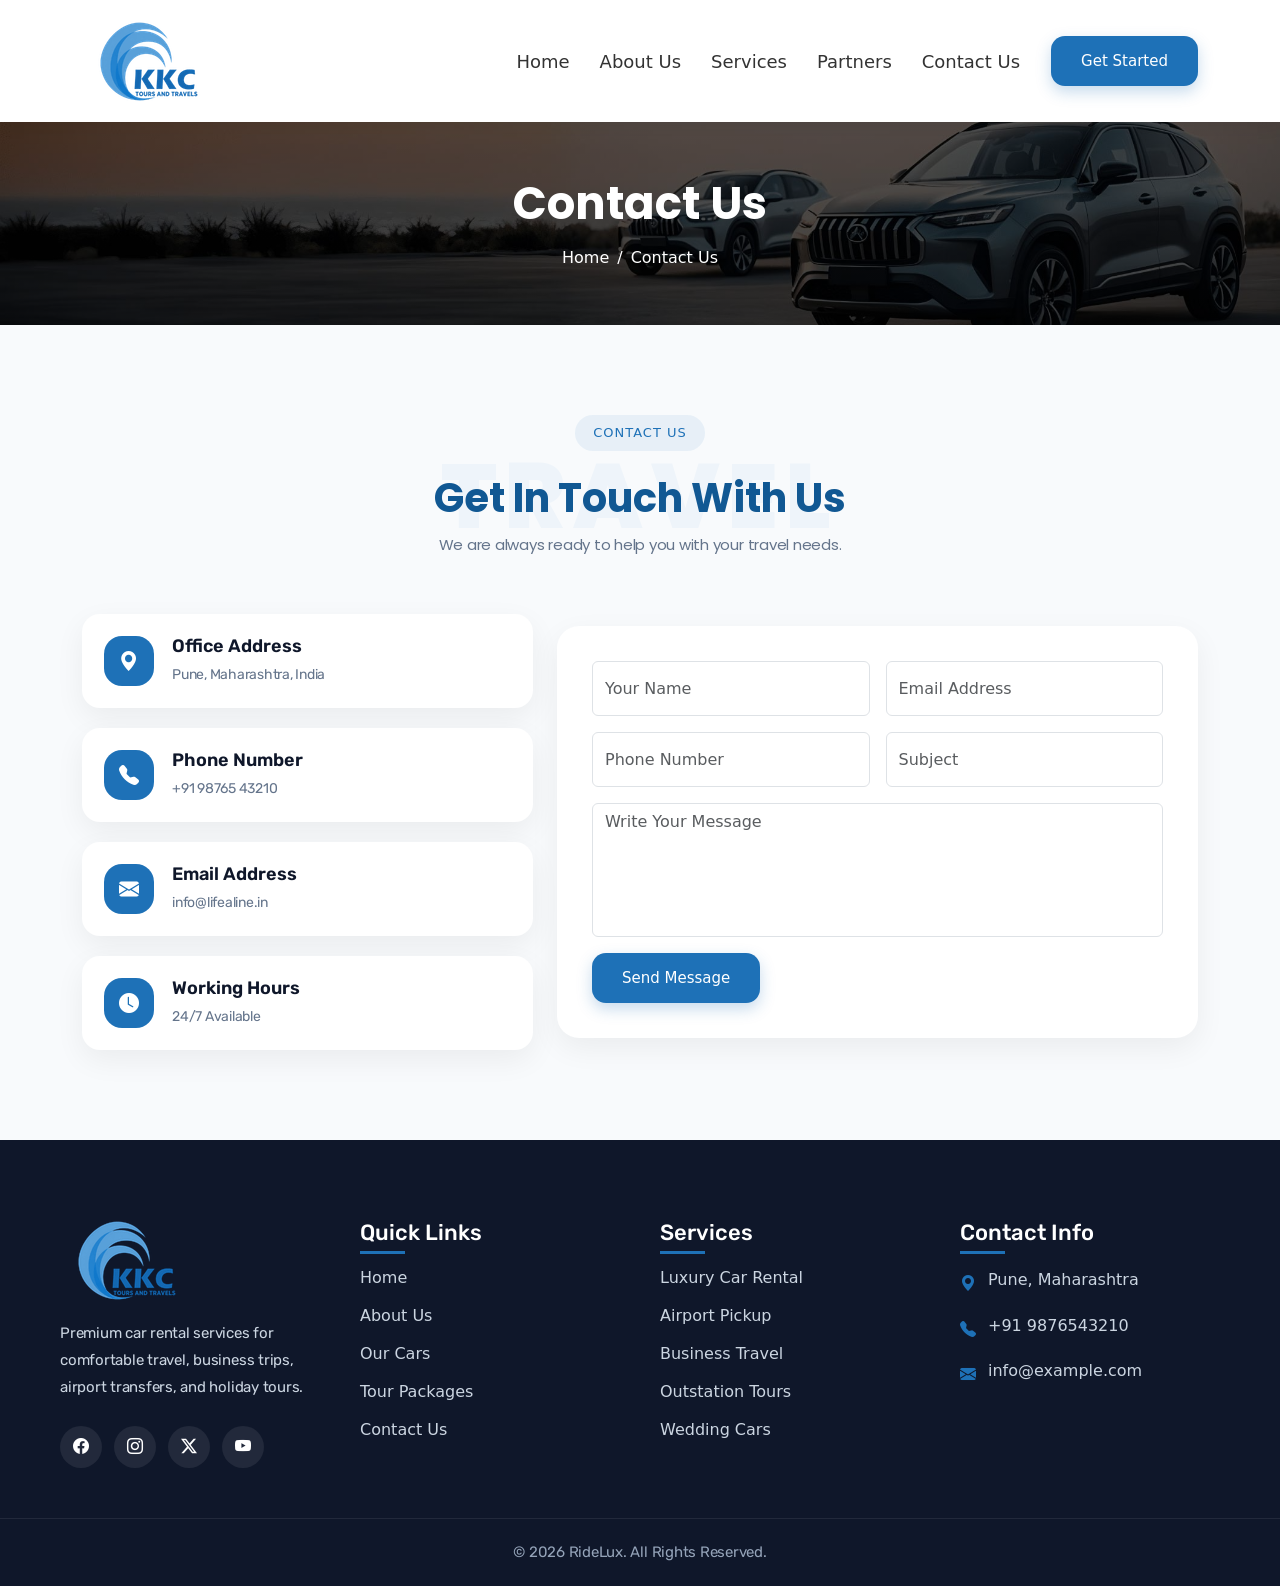
<file: contact-us.html>
<!DOCTYPE html>
<html lang="en">
<head>
<meta charset="UTF-8" />
<meta name="viewport" content="width=device-width, initial-scale=1.0"/>
<title> Contact Us | KKC Tours and Travels Pvt. Ltd.</title>
<link rel="icon" type="image/png" href="assets/images/favicon.png">

<!-- CSS -->
<link rel="stylesheet" href="assets/css/style.css">

<!-- Bootstrap -->
<link href="https://cdn.jsdelivr.net/npm/bootstrap@5.3.3/dist/css/bootstrap.min.css" rel="stylesheet">

<!-- Bootstrap Icons (ONLY ONCE) -->
<link href="https://cdn.jsdelivr.net/npm/bootstrap-icons@1.11.3/font/bootstrap-icons.css" rel="stylesheet">

<!-- Google Font -->
<link href="https://fonts.googleapis.com/css2?family=Outfit:wght@100..900&display=swap" rel="stylesheet">
<link href="https://fonts.googleapis.com/css2?family=Rubik:wght@300;400;500;600;700;800;900&display=swap" rel="stylesheet">
<link href="https://fonts.googleapis.com/css2?family=Poppins:wght@300;400;500;600;700;800;900&display=swap" rel="stylesheet">
</head>

<body>

<!-- ================= NAVBAR ================= -->
<nav class="navbar custom-navbar navbar-light ">
<div class="container py-2">
 <a class="navbar-brand" href="index.html">
        <img src="assets/images/logo2.png" alt="header-logo"></a>

    <!-- Mobile Button -->
    <button class="btn d-lg-none" type="button"
      data-bs-toggle="offcanvas"
      data-bs-target="#mobileMenu">
      <i class="bi bi-list fs-2"></i>
    </button>

    <!-- Desktop Menu -->
    <div class="d-none d-lg-flex align-items-center">
      <ul class="navbar-nav flex-row">
       <li class="nav-item"><a class="nav-link" href="index.html">Home</a></li>
      <li class="nav-item"><a class="nav-link" href="about-us.html">About Us</a></li>
      <li class="nav-item"><a class="nav-link" href="services.html">Services</a></li>
      <li class="nav-item"><a class="nav-link" href="partners.html">Partners</a></li>
      <li class="nav-item"><a class="nav-link" href="contact-us.html">Contact Us</a></li>
      </ul>
      <a href="#" class="contact-btn ms-3">Get Started</a>
    </div>

  </div>
</nav>

<!-- ================= OFFCANVAS ================= -->
<div class="offcanvas offcanvas-start" tabindex="-1" id="mobileMenu">

  <div class="offcanvas-header">
    <h5 class="offcanvas-title">Menu</h5>
    <button type="button" class="btn-close" data-bs-dismiss="offcanvas"></button>
  </div>

  <div class="offcanvas-body">

    <ul class="navbar-nav">
      <li class="nav-item"><a class="nav-link" href="index.html">Home</a></li>
      <li class="nav-item"><a class="nav-link" href="about-us.html">About Us</a></li>
      <li class="nav-item"><a class="nav-link" href="services.html">Services</a></li>
      <li class="nav-item"><a class="nav-link" href="partners.html">Partners</a></li>
      <li class="nav-item"><a class="nav-link" href="contact-us.html">Contact Us</a></li>
    </ul>

    <div class="mobile-btn">
      <a href="#" class="contact-btn w-100 text-center d-block">Get Started</a>
    </div>

  </div>
</div>


<!-- ================= BREADCRUMB ================= -->

<section class="breadcrumb-section">

    <div class="container">

        <div class="breadcrumb-content">

            <h1>Contact Us</h1>
            <!-- <p class="text-white">
                Discover comfort, luxury, and reliable transportation with KKC.
            </p> -->

            <nav>
                <ol class="breadcrumb justify-content-center mb-0">

                    <li class="breadcrumb-item">
                        <a href="index.html">Home</a>
                    </li>

                    <li class="breadcrumb-item active">
                     Contact Us
                    </li>
                </ol>
            </nav>

        </div>

    </div>

</section>

<!-- ================= CONTACT US ================= -->
<section class="contact-section">

  <div class="container">

    <!-- TITLE -->
    <div class="sec-title contact-title text-center">
      <span>CONTACT US</span>
      <h2>Get In Touch With Us</h2>
      <p>
        We are always ready to help you with your travel needs.
      </p>
    </div>

    <div class="row g-4 align-items-center">

      <!-- LEFT INFO -->
      <div class="col-lg-5">

        <div class="contact-info">

          <!-- ITEM -->
          <div class="info-box">
            <div class="info-icon">
              <i class="bi bi-geo-alt-fill"></i>
            </div>

            <div>
              <h5>Office Address</h5>
              <p>Pune, Maharashtra, India</p>
            </div>
          </div>

          <!-- ITEM -->
          <div class="info-box">
            <div class="info-icon">
              <i class="bi bi-telephone-fill"></i>
            </div>

            <div>
              <h5>Phone Number</h5>
              <p>+91 98765 43210</p>
            </div>
          </div>

          <!-- ITEM -->
          <div class="info-box">
            <div class="info-icon">
              <i class="bi bi-envelope-fill"></i>
            </div>

            <div>
              <h5>Email Address</h5>
              <p>info@lifealine.in</p>
            </div>
          </div>

          <!-- ITEM -->
          <div class="info-box">
            <div class="info-icon">
              <i class="bi bi-clock-fill"></i>
            </div>

            <div>
              <h5>Working Hours</h5>
              <p>24/7 Available</p>
            </div>
          </div>

        </div>

      </div>

      <!-- RIGHT FORM -->
      <div class="col-lg-7">

        <div class="contact-form">

          <form>

            <div class="row g-3">

              <div class="col-md-6">
                <input type="text" class="form-control" placeholder="Your Name">
              </div>

              <div class="col-md-6">
                <input type="email" class="form-control" placeholder="Email Address">
              </div>

              <div class="col-md-6">
                <input type="text" class="form-control" placeholder="Phone Number">
              </div>

              <div class="col-md-6">
                <input type="text" class="form-control" placeholder="Subject">
              </div>

              <div class="col-12">
                <textarea class="form-control" rows="5" placeholder="Write Your Message"></textarea>
              </div>

              <div class="col-12">
                <button type="submit" class="contact-btn">
                  Send Message
                </button>
              </div>

            </div>

          </form>

        </div>

      </div>

    </div>

  </div>

</section>


<!-- ================= FOOTER ================= -->
<footer class="lux-footer-area">

    <div class="lux-footer-container">

        <!-- About -->
        <div class="lux-footer-box">
            <h2><img src="assets/images/logo2.png" alt=""></h2>

            <p>
                Premium car rental services for comfortable travel,
                business trips, airport transfers, and holiday tours.
            </p>

            <div class="lux-social-icons">
                <a href="#"><i class="bi bi-facebook"></i></a>
                <a href="#"><i class="bi bi-instagram"></i></a>
                <a href="#"><i class="bi bi-twitter-x"></i></a>
                <a href="#"><i class="bi bi-youtube"></i></a>
            </div>
        </div>

        <!-- Quick Links -->
        <div class="lux-footer-box">
            <h3>Quick Links</h3>

            <ul>
                <li><a href="#">Home</a></li>
                <li><a href="#">About Us</a></li>
                <li><a href="#">Our Cars</a></li>
                <li><a href="#">Tour Packages</a></li>
                <li><a href="#">Contact Us</a></li>
            </ul>
        </div>

        <!-- Services -->
        <div class="lux-footer-box">
            <h3>Services</h3>

            <ul>
                <li><a href="#">Luxury Car Rental</a></li>
                <li><a href="#">Airport Pickup</a></li>
                <li><a href="#">Business Travel</a></li>
                <li><a href="#">Outstation Tours</a></li>
                <li><a href="#">Wedding Cars</a></li>
            </ul>
        </div>

        <!-- Contact -->
        <div class="lux-footer-box">
            <h3>Contact Info</h3>

            <ul class="lux-contact-info">
                <li>
                    <i class="bi bi-geo-alt-fill"></i>
                    Pune, Maharashtra
                </li>

                <li>
                    <i class="bi bi-telephone-fill"></i>
                    +91 9876543210
                </li>

                <li>
                    <i class="bi bi-envelope-fill"></i>
                    info@example.com
                </li>
            </ul>
        </div>

    </div>

    <!-- Bottom -->
    <div class="lux-footer-bottom">
        <p>
            © 2026 RideLux. All Rights Reserved.
        </p>
    </div>

</footer>

<!-- ================= JS ================= -->
<script src="https://cdn.jsdelivr.net/npm/bootstrap@5.3.3/dist/js/bootstrap.bundle.min.js"></script>



</body>
</html>
</file>
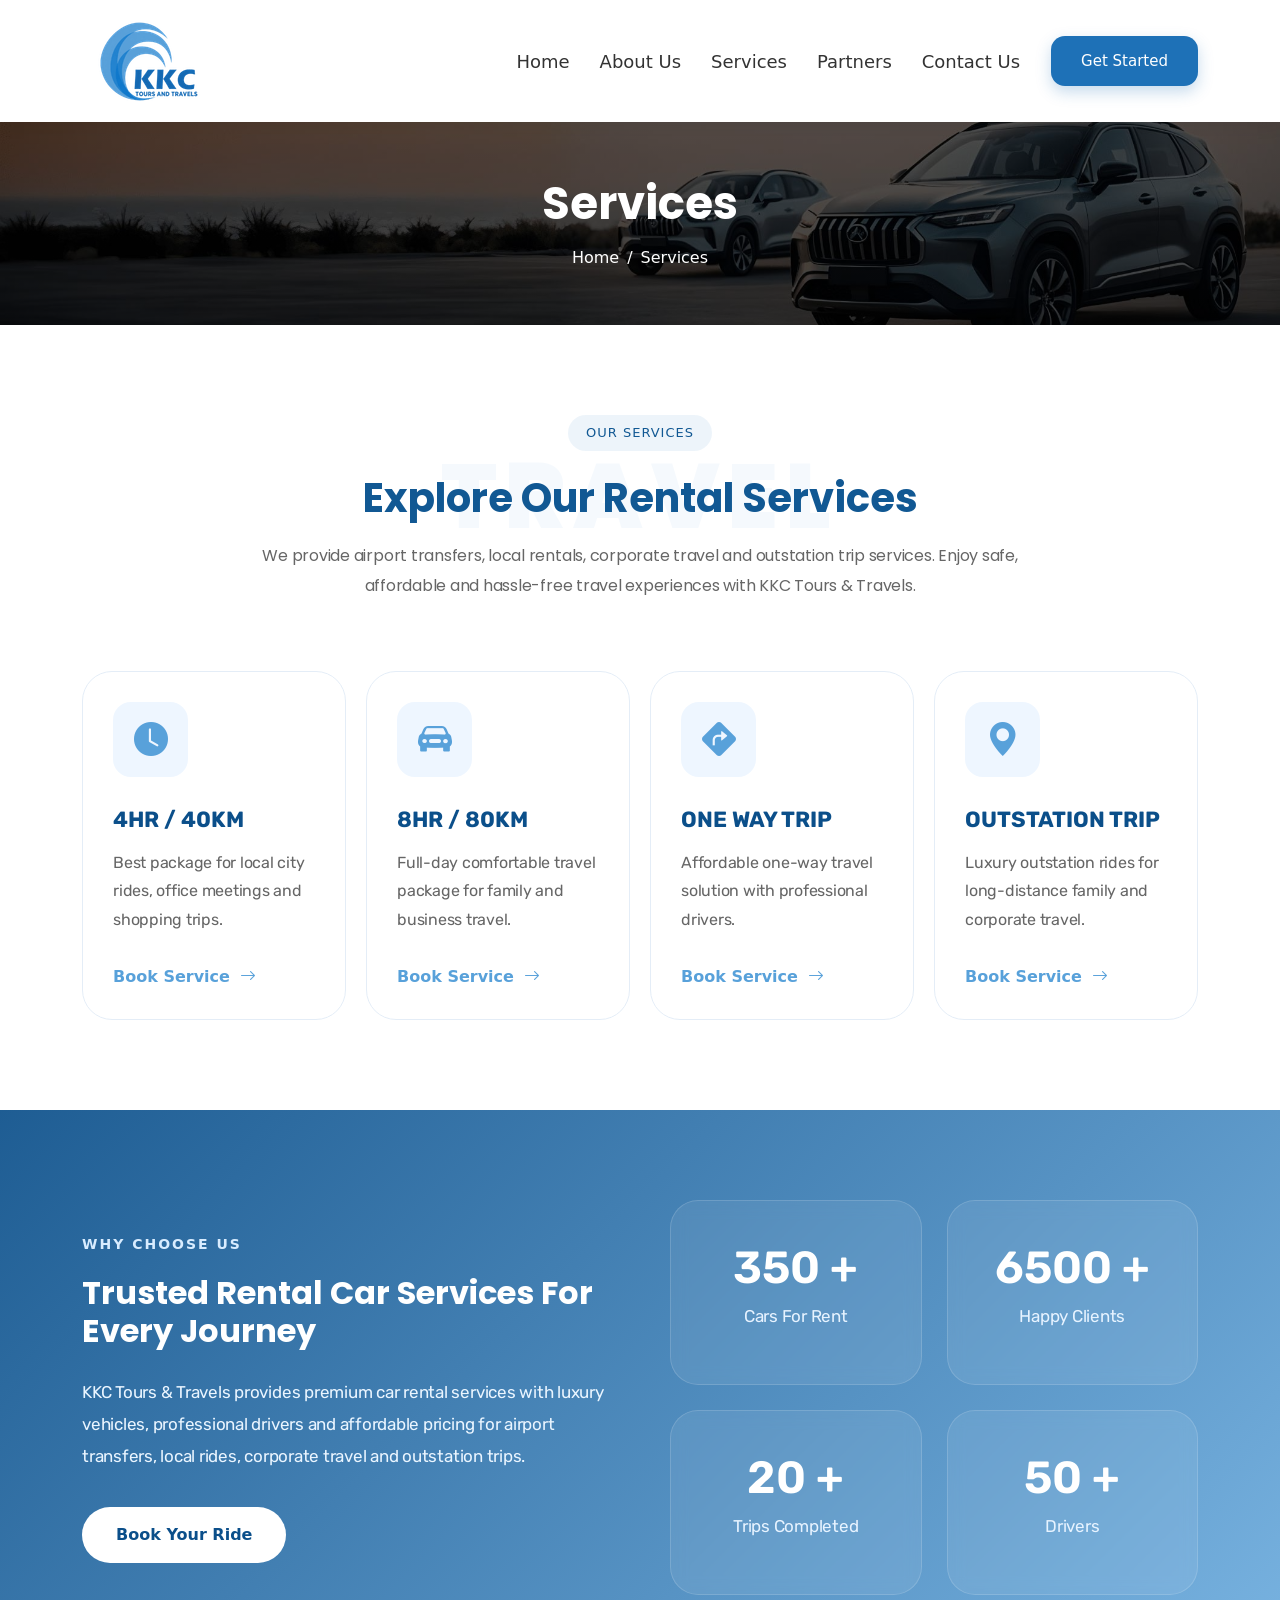
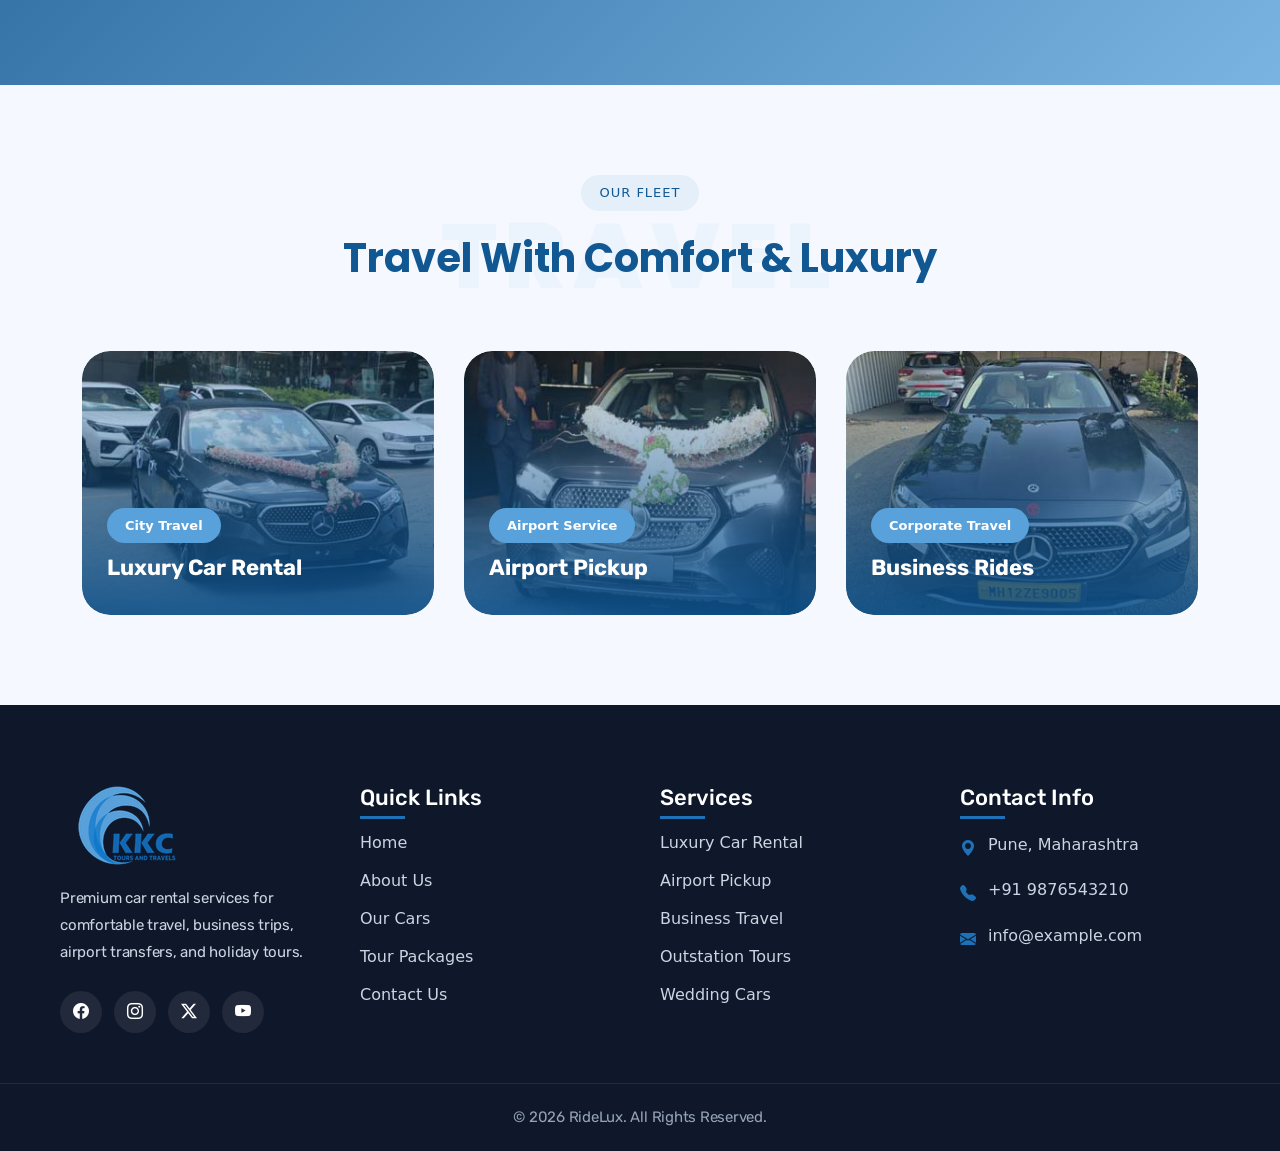
<file: services.html>
<!DOCTYPE html>
<html lang="en">
<head>
<meta charset="UTF-8" />
<meta name="viewport" content="width=device-width, initial-scale=1.0"/>
<title> Services | KKC Tours and Travels Pvt. Ltd.</title>
<link rel="icon" type="image/png" href="assets/images/favicon.png">

<!-- CSS -->
<link rel="stylesheet" href="assets/css/style.css">
<!-- Animation -->
<link href="https://unpkg.com/aos@2.3.1/dist/aos.css" rel="stylesheet">
<!-- Bootstrap -->
<link href="https://cdn.jsdelivr.net/npm/bootstrap@5.3.3/dist/css/bootstrap.min.css" rel="stylesheet">

<!-- Bootstrap Icons (ONLY ONCE) -->
<link href="https://cdn.jsdelivr.net/npm/bootstrap-icons@1.11.3/font/bootstrap-icons.css" rel="stylesheet">

<!-- Google Font -->
<link href="https://fonts.googleapis.com/css2?family=Outfit:wght@100..900&display=swap" rel="stylesheet">
<link href="https://fonts.googleapis.com/css2?family=Rubik:wght@300;400;500;600;700;800;900&display=swap" rel="stylesheet">
<link href="https://fonts.googleapis.com/css2?family=Poppins:wght@300;400;500;600;700;800;900&display=swap" rel="stylesheet">
</head>

<body>

<!-- ================= NAVBAR ================= -->
<nav class="navbar custom-navbar navbar-light ">
<div class="container py-2">
 <a class="navbar-brand" href="index.html">
        <img src="assets/images/logo2.png" alt="header-logo"></a>

    <!-- Mobile Button -->
    <button class="btn d-lg-none" type="button"
      data-bs-toggle="offcanvas"
      data-bs-target="#mobileMenu">
      <i class="bi bi-list fs-2"></i>
    </button>

    <!-- Desktop Menu -->
    <div class="d-none d-lg-flex align-items-center">
      <ul class="navbar-nav flex-row">
       <li class="nav-item"><a class="nav-link" href="index.html">Home</a></li>
      <li class="nav-item"><a class="nav-link" href="about-us.html">About Us</a></li>
      <li class="nav-item"><a class="nav-link" href="services.html">Services</a></li>
      <li class="nav-item"><a class="nav-link" href="partners.html">Partners</a></li>
      <li class="nav-item"><a class="nav-link" href="contact-us.html">Contact Us</a></li>
      </ul>
      <a href="#" class="contact-btn ms-3">Get Started</a>
    </div>

  </div>
</nav>

<!-- ================= OFFCANVAS ================= -->
<div class="offcanvas offcanvas-start" tabindex="-1" id="mobileMenu">

  <div class="offcanvas-header">
    <h5 class="offcanvas-title">Menu</h5>
    <button type="button" class="btn-close" data-bs-dismiss="offcanvas"></button>
  </div>

  <div class="offcanvas-body">

    <ul class="navbar-nav">
      <li class="nav-item"><a class="nav-link" href="index.html">Home</a></li>
      <li class="nav-item"><a class="nav-link" href="about-us.html">About Us</a></li>
      <li class="nav-item"><a class="nav-link" href="services.html">Services</a></li>
      <li class="nav-item"><a class="nav-link" href="partners.html">Partners</a></li>
      <li class="nav-item"><a class="nav-link" href="contact-us.html">Contact Us</a></li>
    </ul>

    <div class="mobile-btn">
      <a href="#" class="contact-btn w-100 text-center d-block">Get Started</a>
    </div>

  </div>
</div>


<!-- ================= BREADCRUMB ================= -->

<section class="breadcrumb-section">

    <div class="container">

        <div class="breadcrumb-content">

            <h1>Services</h1>
            <!-- <p class="text-white">
                Discover comfort, luxury, and reliable transportation with KKC.
            </p> -->

            <nav>
                <ol class="breadcrumb justify-content-center mb-0">

                    <li class="breadcrumb-item">
                        <a href="index.html">Home</a>
                    </li>

                    <li class="breadcrumb-item active">
                        Services
                    </li>
                </ol>
            </nav>

        </div>

    </div>

</section>

<!-- ================= SERVICES ================= -->

<section class="travel-service-sec p-bottom p-top" data-aos="fade-up">

    <div class="travel-service-container container">

        <!-- Heading -->
       <div class="sec-title" data-aos="fade-up">
            <span>OUR SERVICES</span>
            <h2>Explore Our Rental Services</h2>
            <p>We provide airport transfers, local rentals, corporate travel and outstation trip services.
Enjoy safe, affordable and hassle-free travel experiences with KKC Tours & Travels.</p>
        </div>

        <!-- Service Cards -->
        <div class="travel-service-grid" data-aos="fade-up">

            <!-- Card -->
            <div class="travel-service-box">

                <div class="travel-service-top">
                    <div class="travel-service-icon">
                        <i class="bi bi-clock-fill"></i>
                    </div>

                    <!-- <span>01</span> -->
                </div>

                <h3>4HR / 40KM</h3>

                <p>
                    Best package for local city rides, office meetings and shopping trips.
                </p>

                <a href="contact-us.html">
                    Book Service
                    <i class="bi bi-arrow-right"></i>
                </a>

            </div>

            <!-- Card -->
            <div class="travel-service-box">

                <div class="travel-service-top">
                    <div class="travel-service-icon">
                        <i class="bi bi-car-front-fill"></i>
                    </div>

                    <!-- <span>02</span> -->
                </div>

                <h3>8HR / 80KM</h3>

                <p>
                    Full-day comfortable travel package for family and business travel.
                </p>

                <a href="contact-us.html">
                    Book Service
                    <i class="bi bi-arrow-right"></i>
                </a>

            </div>

            <!-- Card -->
            <div class="travel-service-box">

                <div class="travel-service-top">
                    <div class="travel-service-icon">
                        <i class="bi bi-sign-turn-right-fill"></i>
                    </div>

                    <!-- <span>03</span> -->
                </div>

                <h3>ONE WAY TRIP</h3>

                <p>
                    Affordable one-way travel solution with professional drivers.
                </p>

                <a href="contact-us.html">
                    Book Service
                    <i class="bi bi-arrow-right"></i>
                </a>

            </div>

            <!-- Card -->
            <div class="travel-service-box">

                <div class="travel-service-top">
                    <div class="travel-service-icon">
                        <i class="bi bi-geo-alt-fill"></i>
                    </div>

                    <!-- <span>04</span> -->
                </div>

                <h3>OUTSTATION TRIP</h3>

                <p>
                    Luxury outstation rides for long-distance family and corporate travel.
                </p>

                <a href="contact-us.html">
                    Book Service
                    <i class="bi bi-arrow-right"></i>
                </a>

            </div>

        </div>

    </div>

</section>
<!-- ================= WHY US ================= -->
<section class="travel-counter-sec p-top p-bottom">

    <div class="travel-counter-overlay"></div>

    <div class="travel-counter-container container">

        <!-- Left Content -->
        <div class="travel-counter-content" data-aos="zoom-in">
            <span>WHY CHOOSE US</span>
            <h2>Trusted Rental Car Services For Every Journey</h2>
              <p>
                KKC Tours & Travels provides premium car rental services 
                with luxury vehicles, professional drivers and affordable 
                pricing for airport transfers, local rides, corporate travel 
                and outstation trips.
            </p>
            <a href="contact-us.html" class="travel-counter-btn">Book Your Ride</a>
        </div>
        <!-- Right Counter -->
        <div class="travel-counter-grid">
            <!-- Counter -->
            <div class="travel-counter-box">
                <h3 data-aos="zoom-in"><span class="counter" data-target="350 +">350 </span>+</h3>
                <p>Cars For Rent</p>
            </div>

            <!-- Counter -->
            <div class="travel-counter-box">      
                <h3 data-aos="zoom-in"><span class="counter" data-target="6500 +">6500 </span>+</h3>
                 <p>Happy Clients</p>
            </div>

            <!-- Counter -->
            <div class="travel-counter-box">
                <h3 data-aos="zoom-in">
                    <span class="counter" data-target="1500">20 </span>+</h3>
                <p>Trips Completed</p>
            </div>
            <!-- Counter -->
            <div class="travel-counter-box">
                <h3 data-aos="zoom-in"><span class="counter" data-target="50">50 </span>+</h3>
                <p>Drivers</p>
            </div>

        </div>
    </div>
</section>
<!-- ================= OUR FLEET================= -->
<section class="travel-showcase-sec p-bottom p-top" data-aos="fade-up">
    <div class="travel-showcase-container container">
        <!-- Heading -->
        <div class="sec-title">
            <span>OUR FLEET</span>
            <h2>Travel With Comfort & Luxury</h2>
        </div>
        <!-- Grid -->
        <div class="travel-showcase-grid">
            <!-- Item -->
            <div class="travel-showcase-item">
                <img src="assets/images/gallery-1.jpg" alt="image">
               <div class="travel-showcase-content">
                    <span>City Travel</span>
                    <h3>Luxury Car Rental</h3>
                </div>
            </div>
            <!-- Item -->
            <div class="travel-showcase-item">
                <img src="assets/images/gallery-2.jpg" alt="image">
                <div class="travel-showcase-content">
                    <span>Airport Service</span>
                    <h3>Airport Pickup</h3>
                </div>
            </div>
            <!-- Item -->
            <div class="travel-showcase-item">
               <img src="assets/images/gallery-3.jpg" alt="image">
                <div class="travel-showcase-content">
                    <span>Corporate Travel</span>
                    <h3>Business Rides</h3>
                </div>
            </div>
         
        </div>
    </div>
</section>
<!-- ================= FOOTER ================= -->
<footer class="lux-footer-area">

    <div class="lux-footer-container">

        <!-- About -->
        <div class="lux-footer-box">
            <h2><img src="assets/images/logo2.png" alt=""></h2>

            <p>
                Premium car rental services for comfortable travel,
                business trips, airport transfers, and holiday tours.
            </p>

            <div class="lux-social-icons">
                <a href="#"><i class="bi bi-facebook"></i></a>
                <a href="#"><i class="bi bi-instagram"></i></a>
                <a href="#"><i class="bi bi-twitter-x"></i></a>
                <a href="#"><i class="bi bi-youtube"></i></a>
            </div>
        </div>

        <!-- Quick Links -->
        <div class="lux-footer-box">
            <h3>Quick Links</h3>

            <ul>
                <li><a href="#">Home</a></li>
                <li><a href="#">About Us</a></li>
                <li><a href="#">Our Cars</a></li>
                <li><a href="#">Tour Packages</a></li>
                <li><a href="#">Contact Us</a></li>
            </ul>
        </div>

        <!-- Services -->
        <div class="lux-footer-box">
            <h3>Services</h3>

            <ul>
                <li><a href="#">Luxury Car Rental</a></li>
                <li><a href="#">Airport Pickup</a></li>
                <li><a href="#">Business Travel</a></li>
                <li><a href="#">Outstation Tours</a></li>
                <li><a href="#">Wedding Cars</a></li>
            </ul>
        </div>

        <!-- Contact -->
        <div class="lux-footer-box">
            <h3>Contact Info</h3>

            <ul class="lux-contact-info">
                <li>
                    <i class="bi bi-geo-alt-fill"></i>
                    Pune, Maharashtra
                </li>

                <li>
                    <i class="bi bi-telephone-fill"></i>
                    +91 9876543210
                </li>

                <li>
                    <i class="bi bi-envelope-fill"></i>
                    info@example.com
                </li>
            </ul>
        </div>

    </div>

    <!-- Bottom -->
    <div class="lux-footer-bottom">
        <p>
            © 2026 RideLux. All Rights Reserved.
        </p>
    </div>

</footer>

<!-- ================= JS ================= -->
<script src="https://cdn.jsdelivr.net/npm/bootstrap@5.3.3/dist/js/bootstrap.bundle.min.js"></script>
<script src="https://unpkg.com/aos@2.3.1/dist/aos.js"></script>
<script>
  AOS.init({
    duration: 1000,
    once: true
  });
</script>


</body>
</html>
</file>
<file: assets/css/style.css>
:root {
  --primary: #1E71B7;
  --h2-heading: #115893;
  --primary-dark: #145a93;
  --primary-hover: #1a5f9a;
  --text-dark: #0f172a;
  --text-light: #64748b;
  --white: #ffffff;
  --bg-light: #f8fafc;
  --footer-bg: #0f172a;
  --shadow: rgba(0,0,0,0.08);
  --font-family: "Poppins", sans-serif;
  --font-heading: "Rubik", sans-serif;
}

/* GLOBAL RESET */
* {
  margin: 0;
  padding: 0;
  box-sizing: border-box;
}

/* HEADINGS FONT */
h3, h4, h5{
    font-family: var(--font-heading);
}
h1{
    font-family: var(--font-family);
}

.subheading {
font-family: var(--font-family) !important;
    font-size: 18px;
    font-weight: 500;
    line-height: 27px;
    letter-spacing: -0.66px;
}
h2{
    font-size: 40px;
    line-height: 1.2em;
    font-family: var(--font-family) !important;
    font-weight: bold !important;
   
}
p{
   font-family: var(--font-heading); 
   font-size: 16px;
    line-height: 23px;
    letter-spacing: -0.24px;
}
.p-top{
  padding-top: 90px;
}
.p-bottom{
  padding-bottom: 90px;
}

/* =========================
   NAVBAR
========================= */
.custom-navbar{
  background: var(--white);
  box-shadow: 0 4px 15px var(--shadow);
}
.navbar .custom-navbar .navi{
    padding: 10px 0;
}
.navbar-brand {
  font-weight:700;
  font-size:26px;
  color: var(--primary) !important;
}
.nav-item a{
    font-size: 18px;
    font-weight: 500;
    padding: 0 5px;
}
.nav-link{
  color:#333 !important;
  font-weight:500;
  margin:0 10px;
  position:relative;
  transition:0.3s;
}

.nav-link:hover{
  color: var(--primary) !important;
}

.nav-link::after{
  content:"";
  position:absolute;
  left:0;
  bottom:-4px;
  width:0%;
  height:2px;
  background: var(--primary);
  transition:0.3s;
}

.nav-link:hover::after{
  width:100%;
}

/* =========================
   CONTACT BUTTON (MAIN FIX)
========================= */
.contact-btn{
  display:inline-flex;
  align-items:center;
  gap:6px;
  background: linear-gradient(135deg, var(--primary), var(--primary-dark));
  color:#fff;
  padding:10px 20px;
  border-radius:30px;
  font-weight:600;
  text-decoration:none;
  box-shadow:0 6px 15px rgba(30,113,183,0.25);
  transition:0.3s ease;
  position:relative;
  overflow:hidden;
}

/* Hover effect */
.contact-btn:hover{
  background: var(--primary-hover);
  transform: translateY(-3px);
  box-shadow:0 12px 25px rgba(30,113,183,0.35);
}

/* Shine effect */
.contact-btn::after{
  content:"";
  position:absolute;
  top:0;
  left:-100%;
  width:100%;
  height:100%;
  background: rgba(255,255,255,0.2);
  transition:0.4s;
}

.contact-btn:hover::after{
  left:100%;
}

/* =========================
   HERO SLIDER
========================= */

.kkc-modern-hero{
    position:relative;
    width:100%;
    height:100vh;
    overflow:hidden;
}

/* Slides */

.kkc-modern-slide{
    position:absolute;
    inset:0;
    opacity:0;
    visibility:hidden;
    transition:1s ease;
}

.kkc-modern-slide.active-slide{
    opacity:1;
    visibility:visible;
}

.kkc-modern-slide img{
    width:100%;
    height:100%;
    object-fit:cover;
    animation:kkcZoom 8s linear infinite;
}

@keyframes kkcZoom{

    100%{
        transform:scale(1.08);
    }

}

.kkc-modern-overlay{
    position:absolute;
    inset:0;
    background:linear-gradient(to right,rgba(0,0,0,.82),rgba(0,0,0,.25));
}

/* Content */

.kkc-modern-content{
    position:absolute;
    top:50%;
    left:8%;
    transform:translateY(-50%);
    max-width:700px;
    z-index:5;
}

.kkc-modern-content span{
    display:inline-block;
    padding:10px 22px;
    background:#58A1DA;
    color:#fff;
    border-radius:40px;
    font-size:13px;
    letter-spacing:2px;
    margin-bottom:25px;
}

.kkc-modern-content h1{
    font-size:75px;
    line-height:1.05;
    color:#fff;
    margin-bottom:28px;
    font-weight:700;
}

.kkc-modern-content p{
    color:#f2f2f2;
    font-size:18px;
    line-height:1.9;
    max-width:620px;
    margin-bottom:40px;
}

/* Buttons */

.kkc-modern-btns{
    display:flex;
    gap:18px;
    flex-wrap:wrap;
}

.kkc-main-btn,
.kkc-light-btn{
    padding:17px 34px;
    border-radius:50px;
    text-decoration:none;
    font-weight:600;
    transition:.4s ease;
}

.kkc-main-btn{
    background:#58A1DA;
    color:#fff;

    display:inline-flex;
    align-items:center;
    gap:12px;
}

.kkc-main-btn:hover{
    background:#fff;
    color:#0B4F8A;
    transform:translateY(-5px);
}

.kkc-light-btn{
    background:rgba(255,255,255,.10);
    border:1px solid rgba(255,255,255,.18);
    color:#fff;
    backdrop-filter:blur(8px);
}

.kkc-light-btn:hover{
    background:#fff;
    color:#0B4F8A;
}

/* Arrows */

.kkc-arrow{
    position:absolute;
    top:50%;
    transform:translateY(-50%);
    width:60px;
    height:60px;
    border-radius:50%;
    background:rgba(255,255,255,.12);
    border:1px solid rgba(255,255,255,.15);

    display:flex;
    align-items:center;
    justify-content:center;

    color:#fff;
    font-size:22px;
    cursor:pointer;
    z-index:20;

    backdrop-filter:blur(10px);
    transition:.4s ease;
}

.kkc-arrow:hover{
    background:#58A1DA;
}

.prev-btn{
    left:25px;
}

.next-btn{
    right:25px;
}

/* Floating Info */

.kkc-floating-info{
    position:absolute;
    left:50%;
    bottom:35px;
    transform:translateX(-50%);
    z-index:10;

    width:90%;
    max-width:1100px;

    background:#fff;
    border-radius:30px;
    padding:28px 35px;

    display:grid;
    grid-template-columns:repeat(3,1fr);
    gap:25px;

    box-shadow:0 15px 40px rgba(0,0,0,.10);
}

.kkc-info-box{
    display:flex;
    align-items:center;
    gap:18px;
}

.kkc-info-box i{
    width:65px;
    height:65px;
    border-radius:50%;
    background:#eef7ff;
    color:#58A1DA;
    font-size:26px;

    display:flex;
    align-items:center;
    justify-content:center;
}

.kkc-info-box h4{
    color:#0B4F8A;
    font-size:22px;
    margin-bottom:5px;
}

.kkc-info-box p{
    color:#666;
    font-size:15px;
}

/* Responsive */

@media(max-width:1200px){

    .kkc-modern-content h1{
        font-size:64px;
    }

}

@media(max-width:992px){

    .kkc-modern-content{
        left:5%;
        right:5%;
    }

    .kkc-modern-content h1{
        font-size:52px;
    }

    .kkc-floating-info{
        grid-template-columns:1fr;
    }

}

@media(max-width:768px){

    .kkc-modern-hero{
        height:90vh;
    }

    .kkc-modern-content h1{
        font-size:38px;
    }

    .kkc-modern-content p{
        font-size:15px;
        line-height:1.8;
    }

    .kkc-main-btn,
    .kkc-light-btn{
        width:100%;
        text-align:center;
        justify-content:center;
    }

    .kkc-arrow{
        display:none;
    }

    .kkc-floating-info{
        width:92%;
        padding:25px;
        border-radius:25px;
        bottom:20px;
    }

    .kkc-info-box{
        flex-direction:column;
        text-align:center;
    }

}

/* =========================
 HOME SECTION
========================= */

.sec-title span{
  display:inline-block;
  padding:8px 18px;
  border-radius:30px;
  background:rgba(30,113,183,0.08);
  color: var(--h2-heading);
  font-size:13px;
  font-weight:500;
  letter-spacing:1px;
  margin-bottom:14px;
}
.sec-title{
    text-align:center;
    margin-bottom:70px;
    position:relative;
    z-index:1;
}



/* Heading */

.sec-title h2{
    color:var(--h2-heading);

    font-size:40px;
    line-height:1.15;

    font-weight:800;

    margin-bottom:20px;
margin-top: 10px;
    text-transform:capitalize;

    position:relative;
}

/* Big Background Text */

.sec-title h2::before{
    content:'TRAVEL';

    position:absolute;
    left:50%;
    top:50%;

    transform:translate(-50%,-50%);

    font-size:90px;
    font-weight:900;

    color:rgba(88,161,218,.06);

    z-index:-1;

    letter-spacing:8px;
}

/* Paragraph */

.sec-title p{
    max-width:760px;
    width:100%;

    margin:auto;

    color:#666;

    font-size:16px;
    line-height:1.9;

    font-family:var(--font-family);
}

/* Responsive */

@media(max-width:768px){

    .sec-title{
        margin-bottom:50px;
    }

    .sec-title h2{
        font-size:36px;
    }

    .sec-title h2::before{
        font-size:55px;
    }

    .sec-title p{
        font-size:15px;
        line-height:1.8;
    }

    .sec-title span{
        font-size:12px;
        letter-spacing:2px;
    }

}
/* =================== Vision Mission ==================== */
.kkc-vision-section{
    /* padding:70px; */
    position:relative;
    overflow:hidden;
}

.kkc-vision-section::before{
    content:"";
    position:absolute;
    bottom:0;
    left:-120px;
    width:650px;
    height:400px;
    background-size:contain;
    opacity:.06;
    z-index:0;
}

/* Layout */
.kkc-vision-wrapper{
    display:grid;
    grid-template-columns:1fr 1.2fr;
    gap:50px;
    align-items:center;
    position:relative;
    z-index:2;
}

/* Left Side */
.kkc-vision-banner{
    height:600px;
    border-radius:30px;
    overflow:hidden;
    background:
    linear-gradient(
    to top,
    rgba(0,0,0,.75),
    rgba(0,0,0,.2)),
    url(../images/vision-img.jpg);
    background-size:cover;
    background-position:center;
    display:flex;
    align-items:flex-end;
    padding:50px;
}

.kkc-banner-content{
    color:#fff;
}
.kkc-badge{
    display:inline-block;
    padding:10px 22px;
    background:var(--h2-heading);
    border-radius:30px;
    font-size:14px;
    margin-bottom:20px;
}
.kkc-banner-title{
    font-size:52px;
    line-height:1.2;
    margin-bottom:20px;
}
.kkc-banner-text{
    line-height:1.9;
    opacity:.85;
}

.kkc-timeline{
    border-left:3px solid #1e71b7;
    padding-left:40px;
}
.kkc-timeline-item{
    position:relative;
    margin-bottom:50px;
    padding-left:50px;
    transition:.4s;
}
.kkc-timeline-item:hover{
    transform:translateX(10px);
}
.kkc-timeline-item::before{
    content:"";
    position:absolute;
    left:-12px;
    top:10px;
    width:20px;
    height:20px;
    background:#4986b8;
    border-radius:50%;
    box-shadow:0 0 0 8px rgba(73,134,184,.15);
}

.kkc-icon-box{
    width:70px;
    height:70px;
    background:var(--h2-heading);
    border-radius:18px;
    display:flex;
    justify-content:center;
    align-items:center;
    color:#fff;
    font-size:28px;
    margin-bottom:20px;
}
.kkc-item-title{
    font-size:28px;
    color:#222;
    margin-bottom:15px;
}

.kkc-item-text{
    color:#666;
    line-height:1.9;
}

@media(max-width:991px){
.kkc-vision-wrapper{
    grid-template-columns:1fr;
}

.kkc-vision-banner{
    height:400px;
}
.kkc-banner-title{
    font-size:20px;
}
.kkc-timeline{
    border:none;
    padding-left:0;
}
}

/*============= About Us ================  */


.prime-about-sec{
    overflow:hidden;
}

.prime-about-wrap{
    display:grid;
    grid-template-columns:1fr 1fr;
    gap:80px;
    align-items:center;
}

/* Images */

.prime-about-images{
    position:relative;
    min-height:650px;
}

.prime-main-image{
    width:100%;
    height:520px;
    border-radius:35px;
    overflow:hidden;

    box-shadow:0 20px 50px rgba(0,0,0,.10);
}

.prime-main-image img{
    width:100%;
    height:100%;
    object-fit:cover;
    transition:5s ease;
}

.prime-main-image:hover img{
    transform:scale(1.08);
}

/* Small Image */

.prime-small-image{
    position:absolute;
    right:-20px;
    bottom:60px;

    width:260px;
    height:200px;

    border-radius:30px;
    overflow:hidden;

    border:8px solid #fff;

    box-shadow:0 15px 40px rgba(0,0,0,.12);
}

.prime-small-image img{
    width:100%;
    height:100%;
    object-fit:cover;
}

/* Floating Box */

.prime-floating-box{
    position:absolute;
    left:-20px;
    bottom:0;

    background:#58A1DA;
    color:#fff;

    padding:28px 34px;
    border-radius:25px;

    text-align:center;

    box-shadow:0 15px 40px rgba(88,161,218,.35);

    animation:floatBox 3s ease-in-out infinite;
}

@keyframes floatBox{

    50%{
        transform:translateY(-10px);
    }

}

.prime-floating-box h3{
    font-size:48px;
    margin-bottom:5px;
}

.prime-floating-box p{
    font-size:15px;
}

/* Content */

.prime-about-content span{
    display:inline-block;
    padding:10px 22px;
    background:#58A1DA;
    color:#fff;

    border-radius:40px;

    font-size:13px;
    letter-spacing:2px;

    margin-bottom:25px;
}

.prime-about-content h2{
    font-size:40px;
    line-height:1.15;
    color:#0B4F8A;

    margin-bottom:28px;
    font-weight:800;
}

.prime-about-content p{
    color:#555;
    font-size:17px;
    line-height:1.9;

    margin-bottom:22px;
}

/* Experience Card */

.prime-exp-card{
    margin-top:40px;

    background:#f7fbff;
    border-radius:25px;

    padding:30px;

    display:flex;
    align-items:center;
    gap:25px;

    box-shadow:0 10px 30px rgba(0,0,0,.05);
}

.prime-exp-left h3{
    font-size:42px;
    color:#58A1DA;
    margin-bottom:5px;
}

.prime-exp-left span{
    background:none;
    padding:0;
    margin:0;

    color:#666;
    font-size:14px;
    letter-spacing:0;
}

.prime-exp-line{
    width:1px;
    height:70px;
    background:#d7e9f8;
}

.prime-exp-right h4{
    color:#0B4F8A;
    font-size:24px;
    line-height:1.5;
}

/* Button */

.prime-about-btn{
    margin-top:35px;

    display:inline-flex;
    align-items:center;
    gap:12px;

    padding:18px 34px;
    border-radius:60px;

    background:#58A1DA;
    color:#fff;

    text-decoration:none;
    font-weight:600;

    transition:.4s ease;
}

.prime-about-btn:hover{
    background:#0B4F8A;
    transform:translateY(-5px);
}

/* Responsive */

@media(max-width:992px){

    .prime-about-wrap{
        grid-template-columns:1fr;
    }

    .prime-about-content h2{
        font-size:44px;
    }

}

@media(max-width:768px){

    .prime-about-sec{
        padding:80px 0;
    }

    .prime-about-images{
        min-height:500px;
    }

    .prime-main-image{
        height:380px;
    }

    .prime-small-image{
        width:180px;
        height:140px;
        right:10px;
    }

    .prime-floating-box{
        left:10px;
        padding:20px 24px;
    }

    .prime-floating-box h3{
        font-size:32px;
    }

    .prime-about-content h2{
        font-size:34px;
    }

    .prime-about-content p{
        font-size:15px;
        line-height:1.8;
    }

    .prime-exp-card{
        flex-direction:column;
        text-align:center;
    }

    .prime-exp-line{
        width:100%;
        height:1px;
    }

    .prime-exp-right h4{
        font-size:20px;
    }

    .prime-about-btn{
        width:100%;
        justify-content:center;
    }

}

/* ============ cta =================== */


.simple-cta{
position:relative;
width:100%;
padding:100px 20px;
background-image:url(../images/banner2.jpg);
overflow:hidden;
background-position: center;
background-attachment: fixed;
}

.simple-cta-overlay{
position:absolute;
inset:0;
background:rgba(0,0,0,.55);
}
.simple-cta-content{
position:relative;
z-index:2;
max-width:800px;
margin:auto;
text-align:center;
}
.simple-cta-content span{
display:inline-block;
padding:8px 18px;
background:rgba(255,255,255,.15);
color:#fff;
border-radius:30px;
font-size:13px;
letter-spacing:2px;
margin-bottom:20px;

}

.simple-cta-content h2{

font-size:45px;
line-height:1.2;
color:#fff;
margin-bottom:20px;
}

.simple-cta-content p{
font-size:16px;
line-height:1.8;
color:#f2f2f2;
max-width:650px;
margin:auto auto 35px;

}

.simple-cta-btn{

display:inline-block;
padding:16px 38px;
background:#58A1DA;
color:#fff;
text-decoration:none;
border-radius:50px;
font-weight:600;
transition:.4s;

}

.simple-cta-btn:hover{
transform:translateY(-5px);
background:#1e71b7;

}


/* Responsive */

@media(max-width:768px){
.simple-cta{
padding:90px 20px;
background-attachment:scroll;

}

.simple-cta-content h2{
font-size:35px;

}

}
/* =============== wehat we do ================= */

.glassy-travel-sec{
    background:#f7fbff;
    overflow:hidden;
}

.glassy-travel-container{
    display:grid;
    grid-template-columns:1fr 1fr;
    gap:90px;
    align-items:center;
}

/* Content */

.glassy-travel-content span{
    display:inline-block;
    padding:10px 22px;
    background:#58A1DA;
    color:#fff;

    border-radius:40px;

    font-size:13px;
    letter-spacing:2px;

    margin-bottom:25px;
}

.glassy-travel-content h2{
    line-height:1.2;
    color:#0B4F8A;

    margin-bottom:25px;
    font-weight:800;
}

.glassy-travel-content p{
    color:#555;
    font-size:16px;
    line-height:1.9;

    margin-bottom:35px;
}

/* Features */

.glassy-feature-list{
    display:grid;
    grid-template-columns:repeat(2,1fr);
    gap:18px;
}

.glassy-feature{
    background:#fff;
    padding:18px 22px;
    border-radius:18px;

    display:flex;
    align-items:center;
    gap:14px;

    font-weight:600;
    color:#0B4F8A;

    box-shadow:0 10px 25px rgba(0,0,0,.05);

    transition:.4s ease;
}

.glassy-feature:hover{
    transform:translateY(-6px);
}

.glassy-feature i{
    color:#58A1DA;
    font-size:20px;
}

/* Button */

.glassy-btn{
    margin-top:40px;

    display:inline-flex;
    align-items:center;
    gap:12px;

    padding:16px 34px;
    border-radius:50px;

    background:#58A1DA;
    color:#fff;

    text-decoration:none;
    font-weight:600;

    transition:.4s ease;
}

.glassy-btn:hover{
    background:#0B4F8A;
    transform:translateY(-5px);
}

/* Images */

.glassy-travel-image-wrap{
    position:relative;
    min-height:600px;
}

/* Shape */

.glassy-bg-shape{
    position:absolute;
    top:40px;
    right:0;

    width:320px;
    height:320px;

    background:#58A1DA;
    border-radius:40px;

    opacity:.12;
}

/* Main Image */

.glassy-main-image{
    position:absolute;
    left:0;
    top:0;

    width:100%;
    height:520px;

    border-radius:40px;
    overflow:hidden;

    box-shadow:0 20px 50px rgba(0,0,0,.10);
}

.glassy-main-image img{
    width:100%;
    height:100%;
    object-fit:cover;
    transition:5s ease;
}

.glassy-main-image:hover img{
    transform:scale(1.08);
}

/* Floating Glass Card */

.glassy-floating-card{
    position:absolute;
    bottom:30px;
    left:30px;

    background:rgba(255,255,255,.18);
    backdrop-filter:blur(12px);

    border:1px solid rgba(255,255,255,.25);

    padding:22px 28px;
    border-radius:24px;

    display:flex;
    align-items:center;
    gap:16px;

    box-shadow:0 10px 30px rgba(0,0,0,.08);

    animation:floatGlass 3s ease-in-out infinite;
}

@keyframes floatGlass{

    50%{
        transform:translateY(-10px);
    }

}

.glassy-floating-card i{
    width:60px;
    height:60px;
    border-radius:18px;

    background:#58A1DA;
    color:#fff;

    display:flex;
    align-items:center;
    justify-content:center;

    font-size:24px;
}

.glassy-floating-card h4{
    color:#fff;
    font-size:22px;
    margin-bottom:4px;
}

.glassy-floating-card p{
    color:#eef7ff;
    margin:0;
    font-size:14px;
}

/* Responsive */

@media(max-width:992px){

    .glassy-travel-container{
        grid-template-columns:1fr;
    }

    .glassy-travel-content h2{
        font-size:42px;
    }

}

@media(max-width:768px){

    .glassy-travel-sec{
        padding:80px 0;
    }

    .glassy-travel-content h2{
        font-size:32px;
    }

    .glassy-feature-list{
        grid-template-columns:1fr;
    }

    .glassy-travel-image-wrap{
        min-height:420px;
    }

    .glassy-main-image{
        height:350px;
    }

    .glassy-floating-card{
        left:15px;
        bottom:15px;
        padding:16px 18px;
    }

    .glassy-floating-card h4{
        font-size:18px;
    }

    .glassy-btn{
        width:100%;
        justify-content:center;
    }

}
/*============= cta ================  */

.kkc-cta-sec{
    position:relative;
    padding:120px 0;
    background:url(../images/cta3.jpg) center center/cover no-repeat fixed;
    overflow:hidden;
}

.kkc-cta-overlay{
    position:absolute;
    inset:0;
    background:linear-gradient(to right,rgba(5,25,45,.92),rgba(11,79,138,.72));
}

.kkc-cta-container{
    width:90%;
    max-width:1300px;
    margin:auto;
    position:relative;
    z-index:5;

    display:grid;
    grid-template-columns:1.1fr .8fr;
    gap:60px;
    align-items:center;
}

/* Left */

.kkc-cta-content span{
    display:inline-block;
    padding:10px 22px;
    background:rgba(255,255,255,.10);
    border:1px solid rgba(255,255,255,.15);
    backdrop-filter:blur(10px);

    color:#fff;
    border-radius:40px;
    font-size:13px;
    letter-spacing:2px;
    margin-bottom:25px;
}

.kkc-cta-content h2{
    font-size:58px;
    line-height:1.15;
    color:#fff;
    margin-bottom:28px;
    font-weight:800;
}

.kkc-cta-content p{
    color:#e9f4ff;
    font-size:17px;
    line-height:1.9;
    margin-bottom:40px;
    max-width:650px;
}

/* Buttons */

.kkc-cta-btns{
    display:flex;
    align-items:center;
    gap:25px;
    flex-wrap:wrap;
}

.kkc-cta-btn{
    display:inline-flex;
    align-items:center;
    gap:12px;

    padding:18px 36px;
    border-radius:60px;

    background:#58A1DA;
    color:#fff;
    text-decoration:none;
    font-weight:600;

    transition:.4s ease;
}

.kkc-cta-btn:hover{
    background:#fff;
    color:#0B4F8A;
    transform:translateY(-5px);
}

/* Call */

.kkc-cta-call{
    display:flex;
    align-items:center;
    gap:15px;
    text-decoration:none;
}

.kkc-cta-call i{
    width:60px;
    height:60px;
    border-radius:50%;
    background:#fff;
    color:#0B4F8A;
    font-size:22px;

    display:flex;
    align-items:center;
    justify-content:center;
}

.kkc-cta-call span{
    display:block;
    background:none;
    border:none;
    padding:0;
    margin:0 0 5px;
    color:#dbefff;
    font-size:14px;
    letter-spacing:0;
}

.kkc-cta-call h4{
    color:#fff;
    font-size:24px;
}

/* Right Card */

.kkc-cta-card{
    background:rgba(255,255,255,.10);
    border:1px solid rgba(255,255,255,.12);
    backdrop-filter:blur(12px);

    border-radius:35px;
    padding:45px;
}

.kkc-card-box{
    display:flex;
    align-items:center;
    gap:20px;

    padding:25px 0;
    border-bottom:1px solid rgba(255,255,255,.12);
}

.kkc-card-box:last-child{
    border-bottom:none;
}

.kkc-card-box i{
    width:70px;
    height:70px;
    border-radius:20px;

    background:#58A1DA;
    color:#fff;
    font-size:28px;

    display:flex;
    align-items:center;
    justify-content:center;
}

.kkc-card-box h3{
    color:#fff;
    font-size:24px;
    margin-bottom:6px;
}

.kkc-card-box p{
    color:#dbefff;
    font-size:15px;
}

/* Responsive */

@media(max-width:992px){

    .kkc-cta-container{
        grid-template-columns:1fr;
    }

    .kkc-cta-content h2{
        font-size:46px;
    }

}

@media(max-width:768px){

    .kkc-cta-sec{
        background-attachment:scroll;
        padding:80px 0;
    }

    .kkc-cta-content h2{
        font-size:34px;
    }

    .kkc-cta-content p{
        font-size:15px;
        line-height:1.8;
    }

    .kkc-cta-btn{
        width:100%;
        justify-content:center;
    }

    .kkc-cta-card{
        padding:30px 22px;
        border-radius:25px;
    }

    .kkc-card-box{
        flex-direction:column;
        text-align:center;
    }

    .kkc-cta-call h4{
        font-size:18px;
    }

}
/* ============= Our Fleet ================ */

.travel-showcase-sec{
    /* padding:110px 0; */
    background:#f5f9ff;
}


.travel-showcase-grid{
    display:grid;
    grid-template-columns:repeat(3,1fr);
    gap:30px;
}

.travel-showcase-item{
    position:relative;
    overflow:hidden;
    border-radius:28px;
    cursor:pointer;
}

.travel-showcase-item img{
    width:100%;
    display:block;
    border-radius:28px;
    transition:1s ease;
}

.travel-showcase-content{
    position:absolute;
    left:25px;
    bottom:25px;
    z-index:2;
}

.travel-showcase-content span{
    display:inline-block;
    background:#58A1DA;
    color:#fff;
    padding:8px 18px;
    border-radius:50px;
    font-size:13px;
    margin-bottom:12px;
    font-weight:600;
}

.travel-showcase-content h3{
    color:#fff;
    font-size:22px;
    font-weight:700;
}

.travel-showcase-item::before{
    content:'';
    position:absolute;
    inset:0;
    background:linear-gradient(to top,rgba(11,79,138,.9),rgba(11,79,138,.1));
    border-radius:28px;
    z-index:1;
}

.travel-showcase-item:hover img{
    transform:scale(1.08);
}

/* Responsive */

@media(max-width:992px){

    .travel-showcase-grid{
        grid-template-columns:repeat(2,1fr);
    }

}

@media(max-width:768px){

    .travel-showcase-head h2{
        font-size:34px;
    }

    .travel-showcase-grid{
        grid-template-columns:1fr;
    }

    .travel-showcase-content h3{
        font-size:26px;
    }

}
/* =========================SERVICES========================= */

.travel-service-grid{
    display:grid;
    grid-template-columns:repeat(4,1fr);
    gap:20px;
}

.travel-service-box{
    background:#fff;
    border-radius:30px;
    padding:30px;
    border:1px solid #e4edf7;
    transition:.4s ease;
    position:relative;
    overflow:hidden;
}

.travel-service-box::before{
    content:'';
    position:absolute;
    left:0;
    top:0;
    width:0;
    height:100%;
    background:linear-gradient(135deg,#58A1DA,#0B4F8A);
    transition:.5s ease;
    z-index:0;
}

.travel-service-box:hover::before{
    width:100%;
}

.travel-service-box:hover{
    transform:translateY(-12px);
    border-color:transparent;
}

.travel-service-top{
    display:flex;
    align-items:center;
    justify-content:space-between;
    margin-bottom:30px;
    position:relative;
    z-index:2;
}

.travel-service-icon{
    width:75px;
    height:75px;
    border-radius:18px;
    background:#eef6ff;
    display:flex;
    align-items:center;
    justify-content:center;
    transition:.4s ease;
}

.travel-service-icon i{
    font-size:34px;
    color:#58A1DA;
    transition:.4s ease;
}

.travel-service-top span{
    font-size:55px;
    font-weight:800;
    color:#d8e7f7;
    line-height:1;
    transition:.4s ease;
}

.travel-service-box h3{
    font-size:22px;
    color:#0B4F8A;
    margin-bottom:15px;
    font-weight:700;
    position:relative;
    z-index:2;
    transition:.4s ease;
}

.travel-service-box p{
    font-size:16px;
    color:#666;
    line-height:1.8;
    margin-bottom:30px;
    position:relative;
    z-index:2;
    transition:.4s ease;
}

.travel-service-box a{
    display:inline-flex;
    align-items:center;
    gap:10px;
    text-decoration:none;
    color:#58A1DA;
    font-weight:600;
    position:relative;
    z-index:2;
    transition:.4s ease;
}

.travel-service-box a i{
    transition:.4s ease;
}

.travel-service-box:hover a i{
    transform:translateX(5px);
}

.travel-service-box:hover h3,
.travel-service-box:hover p,
.travel-service-box:hover a,
.travel-service-box:hover .travel-service-top span{
    color:#fff;
}

.travel-service-box:hover .travel-service-icon{
    background:rgba(255,255,255,.15);
}

.travel-service-box:hover .travel-service-icon i{
    color:#fff;
}


/* Responsive */

@media(max-width:1100px){

    .travel-service-grid{
        grid-template-columns:repeat(2,1fr);
    }

}

@media(max-width:768px){

    .travel-service-head h2{
        font-size:34px;
    }

    .travel-service-grid{
        grid-template-columns:1fr;
    }

    .travel-service-box{
        padding:30px 25px;
    }

}

/* =========================
 GALLERY
========================= */
.kkc-image-services{
    padding:110px 0;
    background:#f5f9ff;
}

.kkc-image-container{
    width:90%;
    max-width:1300px;
    margin:auto;
}

.kkc-image-heading{
    text-align:center;
    margin-bottom:70px;
}

.kkc-image-heading span{
   display:inline-block;
  padding:8px 18px;
  border-radius:30px;
  background:rgba(30,113,183,0.08);
  color: var(--h2-heading);
  font-size:13px;
  font-weight:500;
  letter-spacing:1px;
  margin-bottom:14px;
}

.kkc-image-heading h2{
  
    color:#0B4F8A;
    margin-top:12px;
  
}

.kkc-image-grid{
    display:grid;
    grid-template-columns:repeat(3,1fr);
    gap:30px;
}

.kkc-image-card{
    background:#fff;
    border-radius:28px;
    overflow:hidden;
    transition:.4s ease;
    box-shadow:0 15px 35px rgba(0,0,0,.06);
}

.kkc-image-card:hover{
    transform:translateY(-10px);
}

.kkc-image-box{
    overflow:hidden;
}

.kkc-image-box img{
    width:100%;
    display:block;
    transition:1s ease;
}

.kkc-image-card:hover .kkc-image-box img{
    transform:scale(1.08);
}

.kkc-image-content{
    padding:30px;
}

.kkc-image-content span{
    display:inline-block;
    background:#eef6ff;
    color:#58A1DA;
    padding:8px 18px;
    border-radius:50px;
    font-size:13px;
    font-weight:600;
    margin-bottom:15px;
}

.kkc-image-content h3{
    font-size:22px;
    color:#0B4F8A;
    margin-bottom:15px;
    font-weight:700;
}

.kkc-image-content p{
    color:#666;
    line-height:1.8;
    font-size:16px;
}

/* Responsive */

@media(max-width:992px){

    .kkc-image-grid{
        grid-template-columns:repeat(2,1fr);
    }

}

@media(max-width:768px){

    .kkc-image-heading h2{
        font-size:34px;
    }

    .kkc-image-grid{
        grid-template-columns:1fr;
    }

    .kkc-image-content{
        padding:25px;
    }

    .kkc-image-content h3{
        font-size:26px;
    }

}
/* =============== Counter ================ */

.travel-counter-sec{
    position:relative;
    /* background:url(../images/why-choose-cta.jpg) center center/cover no-repeat fixed; */
    overflow:hidden;
}

.travel-counter-overlay{
    position:absolute;
    inset:0;
    background:linear-gradient(135deg,rgba(11,79,138,.92),rgba(88,161,218,.80));
}

.travel-counter-container{
    position:relative;
    z-index:2;
    display:grid;
    grid-template-columns:1fr 1fr;
    gap:60px;
    align-items:center;
}


/* Left Content */

.travel-counter-content span{
    color:#d8ecff;
    font-size:14px;
    font-weight:600;
    letter-spacing:2px;
}

.travel-counter-content h2{
  
    line-height:1.2;
    color:#fff;
    margin:18px 0 25px;
   
}

.travel-counter-content p{
    color:#eaf5ff;
    line-height:1.9;
    font-size:17px;
    margin-bottom:35px;
}

.travel-counter-btn{
    display:inline-flex;
    align-items:center;
    gap:12px;
    padding:16px 34px;
    border-radius:60px;
    background:#fff;
    color:#0B4F8A;
    text-decoration:none;
    font-weight:600;
    transition:.4s ease;
}

.travel-counter-btn:hover{
    background:var(--h2-heading);
    color:#fff;
    transform:translateY(-5px);
}


/* Right Counter */

.travel-counter-grid{
    display:grid;
    grid-template-columns:repeat(2,1fr);
    gap:25px;
}

.travel-counter-box{
    background:rgba(255,255,255,.08);
    border:1px solid rgba(255,255,255,.15);
    backdrop-filter:blur(8px);
    border-radius:28px;
    padding:40px 25px;
    text-align:center;
    transition:.4s ease;
}

.travel-counter-box:hover{
    transform:translateY(-10px);
    background:rgba(255,255,255,.15);
}



.travel-counter-box h3{
    font-size:45px;
    color:#fff;
    margin-bottom:10px;
    font-weight:600;
}

.travel-counter-box p{
    color:#e7f3ff;
    font-size:17px;
}


/* Responsive */

@media(max-width:992px){

    .travel-counter-container{
        grid-template-columns:1fr;
    }

}

@media(max-width:768px){

    .travel-counter-sec{
        background-attachment:scroll;
        padding:80px 0;
    }

    .travel-counter-content h2{
        font-size:36px;
    }

    .travel-counter-grid{
        grid-template-columns:1fr;
    }

    .travel-counter-box h3{
        font-size:40px;
    }

}

/* Responsive */

@media(max-width:992px){

    .kkc-counter-container{
        grid-template-columns:repeat(2,1fr);
    }

}

@media(max-width:768px){

    .kkc-counter-sec{
        background-attachment:scroll;
        padding:80px 0;
    }

    .kkc-counter-container{
        grid-template-columns:1fr;
    }

    .kkc-counter-box h2{
        font-size:42px;
    }

}

/* =========================
   WHY US
========================= */
.why-us{
  padding:90px 0;
  background: var(--bg-light);
}

.section-title{
  text-align:center;
  margin-bottom:50px;
}



.section-title p{
  color: var(--text-light);
}

.why-card{
  background:#fff;
  padding:30px;
  border-radius:18px;
  text-align:center;
  box-shadow:0 6px 20px rgba(0,0,0,0.06);
  transition:0.3s;
  height:100%;
}

.why-card:hover{
  transform:translateY(-8px);
  box-shadow:0 12px 30px rgba(30,113,183,0.15);
}

.icon{
  width:70px;
  height:70px;
  margin:0 auto 15px;
  background: linear-gradient(135deg, var(--primary), var(--primary-dark));
  color:#fff;
  font-size:28px;
  display:flex;
  align-items:center;
  justify-content:center;
  border-radius:50%;
}
/*================ BRAND ==================== */
.brand-section{
  /* padding: 70px 20px; */
  /* background: #ffffff; */
  text-align: center;
  
}

.brand-grid{
  display: grid;
  grid-template-columns: repeat(auto-fit, minmax(160px, 1fr));
  gap: 25px;
  max-width: 1100px;
  margin: auto;
}

.brand-card{
  /* background: #f7f9fc; */
  border: solid rgb(203 199 199) 1px;
  padding: 25px 15px;
  border-radius: 12px;
  transition: 0.3s;
  box-shadow: 0 5px 15px rgba(0,0,0,0.05);
}

.brand-card:hover{
  transform: translateY(-5px);
}

.brand-card img{
  width: 80px;
  height: 60px;
  object-fit: contain;
  margin-bottom: 10px;
}

.brand-card h4{
  margin: 0;
  font-size: 16px;
  color: #333;
}

/* ==========OUR ADVANTAGES=========== */
.elite-benefits-sec{
    /* padding:110px 0; */
    background:#f5f9ff;
    position:relative;
    overflow:hidden;
}

.elite-benefits-sec::before{
    content:'';
    position:absolute;
    width:420px;
    height:420px;
    background:rgba(88,161,218,.08);
    border-radius:50%;
    top:-160px;
    right:-120px;
}

.elite-benefits-sec::after{
    content:'';
    position:absolute;
    width:320px;
    height:320px;
    background:rgba(11,79,138,.06);
    border-radius:50%;
    bottom:-120px;
    left:-100px;
}

.wrapper-container{
    position:relative;
    z-index:2;
}

.elite-benefit-grid{
    display:grid;
    grid-template-columns:repeat(auto-fit,minmax(260px,1fr));
    gap:20px;
}
.elite-benefit-card{
    background:#fff;
    border-radius:26px;
    padding:20px 20px;
    text-align:center;
    transition:.4s ease;
    box-shadow:0 15px 35px rgba(0,0,0,.08);
    position:relative;
    overflow:hidden;
}

.elite-benefit-card::before{
    content:'';
    position:absolute;
    width:100%;
    height:0;
    left:0;
    bottom:0;
    background:linear-gradient(135deg,#58A1DA,#0B4F8A);
    transition:.5s ease;
    z-index:-1;
}

.elite-benefit-card:hover::before{
    height:100%;
}
.elite-benefit-card:hover{
    transform:translateY(-12px);
}
.elite-img-wrap{
    width:95px;
    height:95px;
    margin:auto;
    margin-bottom:25px;
    background:#eef6ff;
    border-radius:50%;
    display:flex;
    align-items:center;
    justify-content:center;
    transition:.4s ease;
}
.elite-img-wrap img{
    width:58px;
    transition:.4s ease;
}
.elite-benefit-card:hover .elite-img-wrap{
    background:rgba(255,255,255,.18);
}
.elite-benefit-card:hover .elite-img-wrap img{
    transform:scale(1.12) rotate(5deg);
}
.elite-benefit-card h3{
    font-size:22px;
    color:#111;
    margin-bottom:15px;
    transition:.4s ease;
}
.elite-benefit-card p{
    color:#666;
    line-height:1.8;
    font-size:16px;
    transition:.4s ease;
}

.elite-benefit-card:hover h3,
.elite-benefit-card:hover p{
    color:#fff;
}

@media(max-width:768px){

    .elite-heading-box h2{
        font-size:34px;
    }

    .elite-benefit-card{
        padding:35px 25px;
    }

}


.drive-cta-area{
    position: relative;
    /* padding: 120px 20px; */
    background: url(../images/cta3.jpg) center center/cover no-repeat;
    background-attachment: fixed;
    overflow: hidden;
    font-family: Arial, sans-serif;
}

/* Overlay */
.drive-overlay-layer{
    position: absolute;
    inset: 0;
    background: rgba(0,0,0,0.65);
}

/* Content */
.drive-cta-content{
    position: relative;
    z-index: 2;
    max-width: 850px;
    margin: auto;
    text-align: center;
    color: #fff;
}

.drive-cta-content h2{
    font-size: 54px;
    font-weight: 700;
    margin-bottom: 20px;
    line-height: 1.2;
}

.drive-cta-content p{
    font-size: 18px;
    color: #e2e8f0;
    line-height: 1.7;
    margin-bottom: 35px;
}

/* Button Group */
.drive-btn-group{
    display: flex;
    justify-content: center;
    gap: 18px;
    flex-wrap: wrap;
}

/* Main Button */
.drive-main-btn{
    display: inline-block;
    padding: 14px 34px;
    background: #1E71B7;
    color: #fff;
    text-decoration: none;
    border-radius: 50px;
    font-weight: 600;
    transition: 0.3s ease;
}

.drive-main-btn:hover{
    background: #145a93;
    transform: translateY(-4px);
}

/* Second Button */
.drive-second-btn{
    display: inline-block;
    padding: 14px 34px;
    border: 2px solid #fff;
    color: #fff;
    text-decoration: none;
    border-radius: 50px;
    font-weight: 600;
    transition: 0.3s ease;
}

.drive-second-btn:hover{
    background: #fff;
    color: #111;
    transform: translateY(-4px);
}

/* Responsive */
@media(max-width:768px){

    .drive-cta-area{
        padding: 90px 20px;
        background-attachment: scroll;
    }

    .drive-cta-content h2{
        font-size: 34px;
    }

    .drive-cta-content p{
        font-size: 16px;
    }

    .drive-main-btn,
    .drive-second-btn{
        width: 100%;
        max-width: 260px;
    }

}

/* =========================
   FOOTER
========================= */
.lux-footer-area{
    background: #0f172a;
    padding-top: 80px;
    color: #fff;
    /* font-family: Arial, sans-serif; */
}

.lux-footer-container{
    max-width: 1200px;
    margin: auto;
    padding: 0 20px 50px;
    display: grid;
    grid-template-columns: repeat(auto-fit,minmax(250px,1fr));
    gap: 40px;
}

/* Box */
.lux-footer-box h2{
    font-size: 34px;
    margin-bottom: 20px;
    color: #fff;
}

.lux-footer-box h3{
    font-size: 22px;
    margin-bottom: 20px;
    position: relative;
}

.lux-footer-box h3::after{
    content: "";
    width: 45px;
    height: 3px;
    background: #1E71B7;
    position: absolute;
    left: 0;
    bottom: -8px;
}

/* Paragraph */
.lux-footer-box p{
    color: #cbd5e1;
    line-height: 1.8;
    font-size: 15px;
}

/* Links */
.lux-footer-box ul{
    padding: 0;
    margin: 0;
    list-style: none;
}

.lux-footer-box ul li{
    margin-bottom: 14px;
}

.lux-footer-box ul li a{
    color: #cbd5e1;
    text-decoration: none;
    transition: 0.3s ease;
}

.lux-footer-box ul li a:hover{
    color: #1E71B7;
    padding-left: 5px;
}

/* Social Icons */
.lux-social-icons{
    display: flex;
    gap: 12px;
    margin-top: 25px;
}

.lux-social-icons a{
    width: 42px;
    height: 42px;
    background: rgba(255,255,255,0.08);
    display: flex;
    align-items: center;
    justify-content: center;
    border-radius: 50%;
    color: #fff;
    text-decoration: none;
    transition: 0.3s ease;
}

.lux-social-icons a:hover{
    background: #1E71B7;
    transform: translateY(-4px);
}

/* Contact */
.lux-contact-info li{
    display: flex;
    gap: 12px;
    color: #cbd5e1;
    line-height: 1.7;
}

.lux-contact-info li i{
    color: #1E71B7;
    margin-top: 4px;
}

/* Bottom */
.lux-footer-bottom{
    border-top: 1px solid rgba(255,255,255,0.08);
    padding: 22px 20px;
    text-align: center;
}

.lux-footer-bottom p{
    margin: 0;
    color: #94a3b8;
    font-size: 15px;
}

/* Responsive */
@media(max-width:768px){

    .lux-footer-area{
        padding-top: 60px;
    }

    .lux-footer-box h2{
        font-size: 30px;
    }

}
/* ================= BREADCRUMB ================= */

.breadcrumb-section{
   background: linear-gradient(rgb(0 0 0 / 68%), rgb(0 0 0 / 74%)), url(../images/breadcrumb-img.jpg);
    background-size: cover;
    background-position: center;
    padding: 55px 0;
    text-align: center;
    color: #fff;
}

.breadcrumb-content h1{
    font-size:45px;
    font-weight:700;
    margin-bottom:15px;
}
.breadcrumb .breadcrumb-item{
    font-size:16px;
}
.breadcrumb .breadcrumb-item a{
    color:#fff;
    text-decoration:none;
}

.breadcrumb-item.active{
    color:#ffffff !important;
}

.breadcrumb-item + .breadcrumb-item::before{
    color:#fff !important;
}

@media(max-width:768px){

.breadcrumb-section{
    padding:20px 0;
}
.breadcrumb-content h1{
    font-size:35px;
}

}

/* ================= ABOUT PAGE ================= */
.sub-title{
    color:#1E71B7;
    font-weight:600;
    letter-spacing:2px;
}
.about-hero h2{
    font-size:40px;
    font-weight:700;
}
.about-hero p{
    color:#666;
    line-height:1.9;
}
.feature-box{
    background:#1e71b7;
    padding:25px;
    border-radius:15px;
    transition:.3s;
    height:100%;
}
.feature-box p{
  color: #ffffff;
}
.feature-box:hover{
    transform:translateY(-8px);
    background:#f7f7f7;
    color:#1e71b7;
}

.feature-box:hover p{
    color:#1e71b7;
}

.feature-box i{
    font-size:30px;
    color:#1E71B7;
    margin-bottom:10px;
}

.feature-box:hover i{
    color:#fff;
}
.about-hero span{
  display:inline-block;
  padding:8px 18px;
  border-radius:30px;
  background:rgba(30,113,183,0.08);
  color:#1e71b7;
  font-size:13px;
  font-weight:500;
  letter-spacing:1px;
  /* margin-bottom:14px; */
}

/* =========================== We Are ======================= */

.fleet-about-container{

display:grid;
grid-template-columns:1fr 1fr;
gap:80px;
align-items:center;
}


/* Image */

.fleet-about-image{
position:relative;
}

.fleet-about-image img{
width:100%;
border-radius:30px;
display:block;
}

.fleet-exp-box{
position:absolute;
bottom:20px;
right:-20px;

background:#58A1DA;
color:#fff;

padding:25px;

border-radius:20px;

text-align:center;
}

.fleet-exp-box h3{
font-size:35px;
margin-bottom:5px;
}


/* Content */

.fleet-about-content span{
display: inline-block;
    padding: 8px 18px;
    border-radius: 30px;
    background: rgba(30, 113, 183, 0.08);
    color: var(--h2-heading);
    font-size: 13px;
    font-weight: 500;
    letter-spacing: 1px;
    margin-bottom: 14px;
}

.fleet-about-content h2{

/* font-size:50px; */
margin-bottom:20px;
line-height:1.2;

}

.fleet-about-content p{

color:#666;
line-height:1.9;
margin-bottom:30px;

}


/* Tabs */

.fleet-tabs{

display:flex;
gap:15px;

margin-bottom:25px;

}

.tab-btn{

border:none;
outline:none;

padding:14px 28px;

background:#f5f5f5;

border-radius:50px;

cursor:pointer;

font-size:15px;
font-weight:600;

transition:.4s;

}

.tab-btn.active{

background:#58A1DA;
color:#fff;

}


/* Tab Box */

.tab-content{

display:none;

}

.active-tab{

display:block;

}

.fleet-tab-box{

display:flex;
gap:18px;

padding:25px;

background:#f8f8f8;

border-radius:20px;

}

.fleet-tab-box i{

font-size:30px;
color:#58A1DA;

}

.fleet-tab-box h4{

margin-bottom:10px;
font-size:22px;

}


/* Responsive */

@media(max-width:991px){

.fleet-about-container{

grid-template-columns:1fr;

}

.fleet-about-content h2{

font-size:35px;

}

}

@media(max-width:768px){

.fleet-tabs{

flex-direction:column;

}

}
/* ======================== */
.vm-section{
  padding:90px 0;
  background:#f8fafc;
}

/* title */
.section-title h2{
  font-size:38px;
  font-weight:800;
  color:#0f172a;
}

.section-title p{
  color:#64748b;
}

/* card */
.vm-card{
  background:#fff;
  padding:35px;
  border-radius:18px;
  box-shadow:0 10px 30px rgba(0,0,0,0.08);
  transition:0.3s;
  height:100%;
}

.vm-card:hover{
  transform:translateY(-6px);
  box-shadow:0 15px 40px rgba(30,113,183,0.15);
}

/* icon */
.vm-icon{
  width:60px;
  height:60px;
  background:linear-gradient(135deg,#1E71B7,#145a93);
  color:#fff;
  display:flex;
  align-items:center;
  justify-content:center;
  border-radius:12px;
  font-size:24px;
  margin-bottom:15px;
}

/* text */
.vm-card h4{
  font-weight:700;
  margin-bottom:10px;
}

.vm-card p{
  font-size:14px;
  color:#64748b;
  line-height:1.6;
}
 .vehicle-section{
    width:100%;
    overflow:hidden;
    padding:40px 0;
    /* background:#f8fafc; */
    text-align:center;
}

.vehicle-img{
    width:100%;     
    max-width:100%;
    height:auto;
    display:block;
    object-fit:contain; 
}
/* =========================
   FEATURE SECTION
========================= */

.feature-section{
  padding:80px 0;
  background:#f8fafc;
}

/* TITLE */
.section-title{
  text-align:center;
  margin-bottom:45px;
}

.section-title h2{
  font-size:38px;
  font-weight:800;
  color:#0f172a;
}

/* CARD */
.feature-card{
  background:#fff;
  padding:30px 25px;
  border-radius:18px;
  text-align:center;
  box-shadow:0 10px 25px rgba(0,0,0,0.08);
  transition:0.3s;
  height:100%;
}

.feature-card:hover{
  transform:translateY(-8px);
  box-shadow:0 15px 35px rgba(30,113,183,0.15);
}

/* ICON */
.feature-card i{
  font-size:40px;
  color:#1E71B7;
  margin-bottom:15px;
  display:inline-block;
}

/* HEADING */
.feature-card h5{
  font-size:20px;
  font-weight:700;
  margin-bottom:10px;
  color:#0f172a;
}

/* TEXT */
.feature-card p{
  font-size:14px;
  color:#64748b;
  line-height:1.6;
  margin:0;
}
/* =========================
   SERVICES SECTION
========================= */


.premium-services{
  padding:90px 0;
  background:#f8fafc;
}

/* TITLE */
.service-heading{
  text-align:center;
  margin-bottom:50px;
}

.service-heading span{
  display:inline-block;
  padding:8px 18px;
  border-radius:30px;
  background:rgba(30,113,183,0.08);
  color:#1e71b7;
  font-size:13px;
  font-weight:500;
  letter-spacing:1px;
  margin-bottom:14px;
}



/* CARD */
.premium-card{
  position:relative;
  background:#fff;
  padding:38px 24px;
  border-radius:22px;
  text-align:center;
  overflow:hidden;
  transition:0.35s ease;
  box-shadow:0 10px 30px rgba(0,0,0,0.06);
  height:100%;
  z-index:1;
  border:1px solid rgba(30,113,183,0.08);
}

/* TOP LINE */
.premium-card::before{
  content:"";
  position:absolute;
  top:0;
  left:0;
  width:100%;
  height:4px;
  background:#1e71b7;
}

/* HOVER */
.premium-card:hover{
  transform:translateY(-8px);
  box-shadow:0 18px 40px rgba(30,113,183,0.15);
}

/* ICON */
.premium-icon{
  width:50px;
  height:50px;
  margin:auto;
  margin-bottom:20px;
  border-radius:20px;
  background:#1e71b7;
  display:flex;
  align-items:center;
  justify-content:center;
  color:#fff;
  font-size:20px;
  transition:0.35s;
  box-shadow:0 10px 25px rgba(30,113,183,0.20);
}

/* ICON HOVER */
.premium-card:hover .premium-icon{
  transform:scale(1.08) rotate(5deg);
}

/* TITLE */
.premium-card h3{
  font-size:24px;
  font-weight:600;
  color:#0f172a;
  margin-bottom:6px;
}

/* TEXT */
.premium-card p{
  color:#64748b;
  font-size:14px;
  line-height:1.6;
  margin:0;
  font-weight:400;
}

/* SPECIAL CARD */
.premium-outstation{
  margin-top: 20px;
  background:#1e71b7;

}

.premium-outstation h3,
.premium-outstation p{
  color:#fff;
}

.premium-outstation .premium-icon{
  background:#fff;
  color:#1e71b7;
}

/* RESPONSIVE */
@media(max-width:768px){

  .service-heading h2{
    font-size:30px;
  }

  .premium-card{
    padding:32px 20px;
  }

}


/* Heading */
.holiday-tour-heading{
    text-align: center;
    max-width: 700px;
    margin: auto auto 55px;
}

.holiday-tour-heading span{
    display:inline-block;
  padding:8px 18px;
  border-radius:30px;
  background:rgba(30,113,183,0.08);
  color:#1e71b7;
  font-size:13px;
  font-weight:500;
  letter-spacing:1px;
  margin-bottom:14px;
}

.holiday-tour-heading h2{
    /* font-size: 42px; */
    color: #0b4f8a;
    margin: 12px 0;
}

.holiday-tour-heading p{
    color: #64748b;
    line-height: 1.7;
}

/* Grid */
.holiday-tour-grid{
    max-width: 1200px;
    margin: auto;
    display: grid;
    grid-template-columns: repeat(auto-fit,minmax(320px,1fr));
    gap: 30px;
}

/* Card */

.holiday-tour-card{
    background: #fff;
    border-radius: 18px;
    overflow: hidden;
    box-shadow: 0 10px 30px rgba(0,0,0,0.06);
    transition: 0.4s ease;
}

.holiday-tour-card:hover{
    transform: translateY(-10px);
}

/* Image */
.holiday-tour-image{
    height: 250px;
    overflow: hidden;
}

.holiday-tour-image img{
    width: 100%;
    height: 100%;
    object-fit: cover;
    transition: 0.5s ease;
}

.holiday-tour-card:hover img{
    transform: scale(1.1);
}

/* Content */
.holiday-tour-content{
    padding: 28px;
}

.holiday-tour-content h3{
    font-size: 22px;
    color: #111827;
    margin-bottom: 15px;
}

.holiday-tour-content p{
    color: #64748b;
    line-height: 1.8;
    font-size: 15px;
}
.fleetSlider{
    padding-bottom:60px !important;
}
/* Responsive */
@media(max-width:768px){

    .holiday-tour-heading h2{
        font-size: 32px;
    }

    .holiday-tour-content{
        padding: 22px;
    }

}
/* =========================
   CONTACT SECTION
========================= */

.contact-section{
  padding:90px 0;
  background:#f8fafc;
}

/* TITLE */
.contact-title{
  margin-bottom:55px;
}

.contact-title span{
  display:inline-block;
  padding:8px 18px;
  border-radius:30px;
  background:rgba(30,113,183,0.08);
  color:#1e71b7;
  font-size:13px;
  font-weight:500;
  letter-spacing:1px;
  margin-bottom:14px;
}

.contact-title h2{

  margin-bottom:10px;
}

.contact-title p{
  color:#64748b;
  font-size:15px;
}

/* INFO BOX */
.contact-info{
  display:flex;
  flex-direction:column;
  gap:20px;
}

.info-box{
  display:flex;
  align-items:flex-start;
  gap:18px;
  background:#fff;
  padding:22px;
  border-radius:18px;
  box-shadow:0 10px 30px rgba(0,0,0,0.06);
  transition:0.3s;
}

.info-box:hover{
  transform:translateY(-5px);
  box-shadow:0 15px 35px rgba(30,113,183,0.12);
}

/* ICON */
.info-icon{
  width:50px;
  height:50px;
  border-radius:18px;
  background:#1e71b7;
  display:flex;
  align-items:center;
  justify-content:center;
  color:#fff;
  font-size:20px;
  flex-shrink:0;
}

/* TEXT */
.info-box h5{
  font-size:18px;
  font-weight:600;
  color:#0f172a;
  margin-bottom:5px;
}

.info-box p{
  margin:0;
  color:#64748b;
  font-size:14px;
}

/* FORM */
.contact-form{
  background:#fff;
  padding:35px;
  border-radius:22px;
  box-shadow:0 10px 30px rgba(0,0,0,0.06);
}

/* INPUT */
.form-control{
  height:55px;
  border-radius:14px;
  border:1px solid #dbe4ee;
  padding:12px 18px;
  font-size:14px;
  box-shadow:none !important;
}

textarea.form-control{
  height:auto;
  resize:none;
}

.form-control:focus{
  border-color:#1e71b7;
}

/* BUTTON */
.contact-btn{
  border:none;
  background:#1e71b7;
  color:#fff;
  padding:14px 30px;
  border-radius:14px;
  font-size:15px;
  font-weight:500;
  transition:0.3s;
}

.contact-btn:hover{
  background:#155a91;
  transform:translateY(-2px);
}

/* RESPONSIVE */
@media(max-width:768px){

  .contact-title h2{
    font-size:30px;
  }

  .contact-form{
    padding:25px;
  }

}
/* =========================
   PARTNERS SECTION
========================= */

/* LOGO BOX */
.partner-logo{
  background:#fff;
  padding:25px;
  border-radius:16px;
  box-shadow:0 10px 25px rgba(0,0,0,0.06);
  transition:0.3s;
  height:100%;
  display:flex;
  align-items:center;
  justify-content:center;
}

/* IMAGE */
.partner-logo img{
  max-width:100%;
  height:60px;
  object-fit:contain;
  filter:grayscale(100%);
  transition:0.3s;
}

/* HOVER */
.partner-logo:hover{
  transform:translateY(-6px);
  box-shadow:0 15px 35px rgba(30,113,183,0.15);
}

.partner-logo:hover img{
  filter:grayscale(0%);
  transform:scale(1.05);
}

/* RESPONSIVE */
@media(max-width:768px){

  .partners-title h2{
    font-size:28px;
  }

}

.why-like-sec{
    padding:120px 0;
    background:#f4f9ff;
    position:relative;
    overflow:hidden;
}

.why-like-container{
    width:90%;
    max-width:1300px;
    margin:auto;
}


.why-like-heading{
    text-align:center;
    margin-bottom:70px;
}

.why-like-heading span{
   display:inline-block;
  padding:7px 16px;
  border-radius:30px;
  background:rgba(30,113,183,0.08);
  color:#1e71b7;
  font-size:13px;
  font-weight:500;
  letter-spacing:1px;
  margin-bottom:12px;
}

.why-like-heading h2{

    color:#0B4F8A;
    line-height:1.2;
    max-width:750px;
    margin:18px auto 0;
    
}

.why-like-grid{
    display:grid;
    grid-template-columns:repeat(4,1fr);
    gap:30px;
}

.why-like-card{
    background:#ffffff;
    padding:20px 20px;
    border-radius:28px;
    text-align:center;
    position:relative;
    overflow:hidden;
    transition:.5s ease;
    box-shadow:0 10px 40px rgba(0,0,0,.06);
}

.why-like-card::before{
    content:'';
    position:absolute;
    width:100%;
    height:5px;
    background:#58A1DA;
    left:0;
    top:0;
    transition:.4s ease;
}

.why-like-card:hover{
    transform:translateY(-12px);
}

.why-like-card:hover::before{
    height:100%;
    opacity:.08;
}

.active-card{
    background:#58A1DA;
}

.active-card h3,
.active-card p,
.active-card i{
    color:#fff !important;
}

.why-like-icon{
    width:80px;
    height:80px;
    border-radius:50%;
    background:#eef7ff;
    margin:auto;
    margin-bottom:28px;

    display:flex;
    align-items:center;
    justify-content:center;
}
.active-card .why-like-icon{
    background:rgba(255,255,255,.15);
}

.why-like-icon i{
    font-size:30px;
    color:#58A1DA;
}

.why-like-card h3{
    font-size:22px;
    font-family: var(--font-heading);
    color:#0B4F8A;
    margin-bottom:16px;
    font-weight:600;
}

.why-like-card p{
    color:#666;
    font-size:16px;
    line-height:1.8;
}

@media(max-width:992px){

    .why-like-grid{
        grid-template-columns:repeat(2,1fr);
    }

}
@media(max-width:768px){

    .why-like-sec{
        padding:80px 0;
    }

    .why-like-heading h2{
        font-size:34px;
    }

    .why-like-grid{
        grid-template-columns:1fr;
    }

}
</file>
